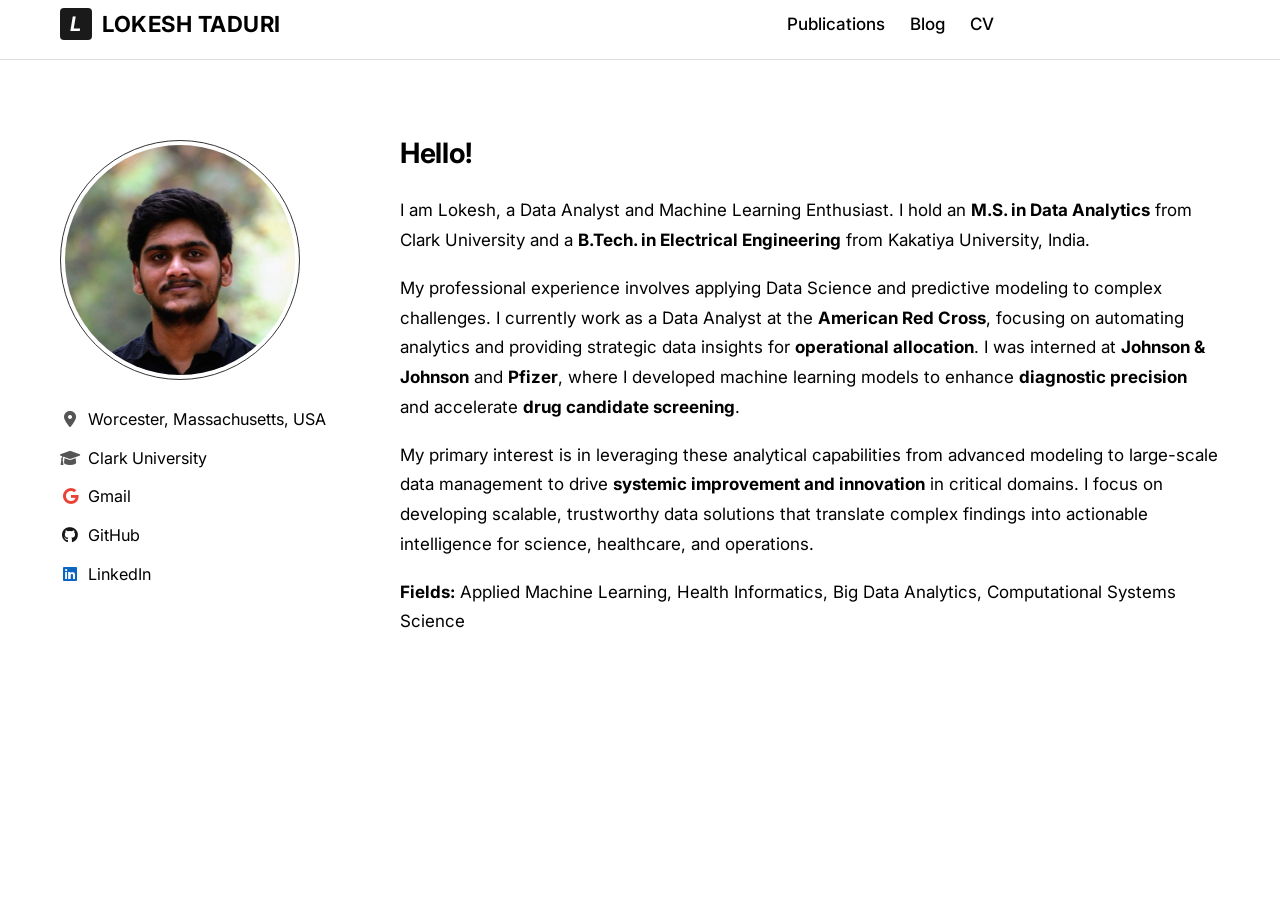
<file: index.html>
<!DOCTYPE html>
<html lang="en">
<head>
    <meta charset="UTF-8">
    <meta name="viewport" content="width=device-width, initial-scale=1.0">
    <title>Lokesh Taduri</title>
    
    <!-- Add this favicon code -->
    <link rel="icon" href="data:image/svg+xml,<svg xmlns='http://www.w3.org/2000/svg' viewBox='0 0 100 100'><rect width='100' height='100' rx='8' fill='%231a1a1a'/><text x='50' y='70' font-size='70' font-weight='bold' font-style='italic' fill='white' text-anchor='middle' font-family='Inter, sans-serif'>L</text></svg>">
    
    <link href="https://fonts.googleapis.com/css2?family=Inter:wght@300;400;500;600;700&family=Crimson+Pro:wght@400;600&display=swap" rel="stylesheet">
    
    <link rel="stylesheet" href="https://cdnjs.cloudflare.com/ajax/libs/font-awesome/6.0.0/css/all.min.css">
    <style>
        /* --- General Setup & Reset --- */
        :root {
            --text-color-dark: #000; 
            --text-color-light: #666; 
            --link-color: #0073e6;
            --border-color: #ddd;
            --background-color: #fff;
            --page-width: 1200px;
            --hover-underline-color: #e0e0e0; 
            
            /* --- Brand Colors --- */
            --linkedin-blue: #0A66C2;
            --github-black: #181717;
            --google-scholar-orange: #f9ab00;
            --gmail-red: #EA4335;
            --location-color: #555;
            --orcid-green: #A6CE39;
            
            /* Header height */
            --header-height: 60px; 
            --sidebar-width: 340px; 

            /* Profile Alignment Variables */
            --title-center-target: 130px; 
        }

        * {
            box-sizing: border-box;
        }

        body {
            /* BODY FONT: Inter (Modern Sans-serif) */
            font-family: 'Inter', -apple-system, BlinkMacSystemFont, "Segoe UI", sans-serif;
            margin: 0;
            padding: 0;
            background-color: var(--background-color);
            color: var(--text-color-dark);
            line-height: 1.65; 
            font-size: 17px;
            overflow-x: hidden; 
        }

        a {
            color: var(--link-color);
            text-decoration: none;
            transition: color 0.3s ease;
        }

        a:hover {
            text-decoration: none;
        }
        .logo {
    display: flex;
    align-items: center;
    gap: 10px;
    font-size: 1.3em;
    font-weight: 700;
    text-transform: uppercase;
    color: var(--text-color-dark);
    letter-spacing: 0.5px;
    position: absolute;
    left: 20px;
}

.logo-icon {
    width: 32px;
    height: 32px;
    background-color: #1a1a1a;
    color: #fff;
    display: flex;
    align-items: center;
    justify-content: center;
    border-radius: 4px;
    font-style: italic;
    font-weight: 700;
    font-size: 20px;
}

        /* --- Fixed Header/Navigation --- */
        .header-wrapper {
            position: fixed; 
            top: 0;
            left: 0;
            width: 100%;
            height: var(--header-height);
            background-color: var(--background-color);
            border-bottom: 1px solid var(--border-color);
            z-index: 1000; 
        }
        
        .top-header {
            padding: 10px 20px;
            display: flex;
            justify-content: center;
            align-items: center; 
            max-width: var(--page-width);
            margin: 0 auto;
            position: relative;
        }

        .site-title {
            /* HEADER FONT: Inter (Sans-serif) */
            font-family: 'Inter', -apple-system, BlinkMacSystemFont, "Segoe UI", sans-serif;
            font-size: 1.3em;
            font-weight: 700;
            text-transform: uppercase;
            color: var(--text-color-dark);
            letter-spacing: 0.5px;
            position: absolute;
            left: 20px;
        }

        .site-title a {
            color: var(--text-color-dark);
        }

        .main-nav {
            display: flex;
            align-items: center;
            flex-wrap: wrap;
            gap: 25px;
            margin-left: 500px;
        }
        
        .main-nav a {
            /* NAVIGATION FONT: Inter (Sans-serif) */
            font-family: 'Inter', -apple-system, BlinkMacSystemFont, "Segoe UI", sans-serif;
            font-weight: 500;
            font-size: 1em; 
            position: relative; 
            padding-bottom: 0; 
            color: var(--text-color-dark); 
            transition: color 0.3s ease;
        }
        
        .main-nav a:hover {
            color: var(--link-color); 
        }

        .main-nav a::after {
            content: '';
            position: absolute;
            bottom: -5px; 
            left: 50%;
            transform: translateX(-50%);
            width: 0; 
            height: 3px; 
            background-color: var(--hover-underline-color); 
            transition: width 0.3s ease;
        }

        .main-nav a:hover::after {
            width: 100%; 
        }

        /* --- Main Layout: Fixed Sidebar and Scrolling Content (Stable) --- */
        .content-wrapper {
            max-width: var(--page-width);
            margin: 0 auto;
            padding: 20px 20px 40px 20px;
            display: flex;
            gap: 40px;
            padding-top: calc(var(--header-height) + 30px); 
            position: relative;
        }

        .sidebar {
            position: fixed;
            top: var(--header-height);
            left: calc(50% - (var(--page-width) / 2) + 20px); 
            width: 300px;
            height: calc(100vh - var(--header-height)); 
            flex-shrink: 0;
            padding-right: 20px;
            overflow-y: hidden; 
        }
        
        .main-content {
            margin-left: var(--sidebar-width); 
            flex-grow: 1;
            padding-bottom: 40px;
            overflow-y: auto; 
        }
        
        /* --- Sidebar Profile Card --- */
        .profile-card {
            /* ADDED MARGIN TOP TO SHIFT SIDEBAR CONTENT DOWN */
            margin-top: 80px; 
            margin-bottom: 30px;
            position: relative; 
        }

        /* Profile Name (Inter) */
        .profile-name {
            font-family: 'Inter', -apple-system, BlinkMacSystemFont, "Segoe UI", sans-serif;
            font-size: 1.35em; 
            font-weight: 600;
            margin-bottom: 8px;
            text-align: left;
            padding-left: 5px; 
            color: var(--text-color-dark);
            letter-spacing: -0.3px;
        }

        .profile-pic-container {
            /* INCREASED SIZE TO 240PX */
            width: 240px; 
            height: 240px;
            background-color: #fff; 
            border-radius: 50%;
            margin: 0 0 20px 0; 
            overflow: hidden;
            border: 1px solid #333;
            padding: 4px;
        }
        
        .profile-pic-container img {
            width: 100%;
            height: 100%;
            object-fit: cover; 
            border-radius: 50%;
        }

        .profile-bio {
            /* FONT: Inter (Sans-serif) */
            font-family: 'Inter', -apple-system, BlinkMacSystemFont, "Segoe UI", sans-serif;
            font-size: 0.95em;
            color: var(--text-color-dark); 
            margin-bottom: 25px;
            text-align: left;
            padding-left: 5px;
            line-height: 1.6;
        }

        .sidebar-links {
            list-style: none;
            padding: 0;
            margin: 0;
            font-size: 0.95em;
        }

        .sidebar-links li {
            padding: 6px 0;
            display: flex;
            align-items: baseline;
            color: var(--text-color-dark);
            transition: transform 0.2s ease;
        }

        .sidebar-links li:hover {
            transform: translateX(5px);
        }
        
        /* Icon Colors */
        .sidebar-links i {
            width: 20px;
            text-align: center;
            margin-right: 8px;
        }

        .fa-map-marker-alt, .fa-graduation-cap, .fa-file-alt {
            color: var(--location-color) !important;
        }
        .fa-google {
            color: var(--gmail-red) !important;
        }
        .fa-google.scholar { 
            color: var(--google-scholar-orange) !important;
        }
        .fa-github {
            color: var(--github-black) !important;
        }
        .fa-linkedin {
            color: var(--linkedin-blue) !important;
        }
        
        .sidebar-links a {
            color: var(--text-color-dark);
            transition: color 0.3s ease;
        }

        .sidebar-links a:hover {
            color: var(--link-color);
        }

        /* --- Main Content Styling --- */
        .content-section h1 {
            /* FONT: Inter (Sans-serif) */
            font-family: 'Inter', -apple-system, BlinkMacSystemFont, "Segoe UI", sans-serif;
            font-size: 2.4em;
            font-weight: 700;
            margin-top: 0;
            margin-bottom: 25px;
            line-height: 1.25;
            letter-spacing: -0.5px;
        }

        .content-section h2 {
            /* FONT: Inter (Sans-serif) */
            font-family: 'Inter', -apple-system, BlinkMacSystemFont, "Segoe UI", sans-serif;
            font-size: 1.65em;
            font-weight: 700;
            margin-top: 40px;
            margin-bottom: 20px;
            color: var(--text-color-dark);
            letter-spacing: -0.3px;
        }

        .content-section p {
            /* FONT: Inter for body text */
            font-family: 'Inter', -apple-system, BlinkMacSystemFont, "Segoe UI", sans-serif;
            margin: 0 0 18px 0;
            color: var(--text-color-dark); 
            font-size: 1em;
            line-height: 1.75;
        }
        
        .job-entry {
            margin-bottom: 30px;
        }

        .job-entry h4 {
            /* FONT: Inter (Sans-serif) */
            font-family: 'Inter', -apple-system, BlinkMacSystemFont, "Segoe UI", sans-serif;
            font-size: 1.15em;
            font-weight: 600;
            color: var(--text-color-dark);
        }

        .job-entry p {
            /* FONT: Inter (Sans-serif) */
            font-family: 'Inter', -apple-system, BlinkMacSystemFont, "Segoe UI", sans-serif;
            margin: 5px 0 10px 0;
            color: var(--text-color-dark); 
            font-size: 0.95em;
        }
        
        .job-entry ul {
            list-style: disc;
            padding-left: 20px;
            margin: 10px 0 0 0;
        }
        
        .job-details {
            display: block;
            margin-top: 5px;
            font-style: italic;
        }

        /* --- Responsive Design --- */
        
        /* Tablet Layout (768px to 1024px) */
        @media (max-width: 1024px) {
            .sidebar {
                width: 250px;
            }
            
            .profile-pic-container {
                width: 200px;
                height: 200px;
            }
            
            .content-wrapper {
                gap: 30px;
            }
            
            .main-nav {
                gap: 15px;
                margin-left: 220px;
            }
            
            .main-nav a {
                font-size: 0.9em;
            }
        }

        /* Mobile Layout (up to 768px) */
        @media (max-width: 768px) {
            
            /* 0. Prevent Horizontal Scrollbar on Mobile */
            body {
                overflow-x: hidden;
                font-size: 16px;
            }

            /* 1. Remove Fixed Positions */
            .header-wrapper {
                position: static;
                height: auto;
            }
            .sidebar {
                position: static;
                margin-left: 0;
                left: auto;
                width: 100%; 
                height: auto;
                padding-right: 0;
                border-bottom: 1px solid var(--border-color);
                padding-bottom: 20px;
            }
            .main-content {
                margin-left: 0; 
                padding: 20px 15px 40px;
            }

            /* 2. Content Stacking and Centering */
            .content-wrapper {
                flex-direction: column;
                gap: 20px;
                padding: 20px 15px 40px;
            }

            /* 3. Header/Nav Adjustments - CENTERED */
            .top-header {
                flex-direction: column; 
                gap: 15px;
                padding: 15px 20px;
                justify-content: center;
            }
            .site-title {
                /* Center on mobile */
                position: static; 
                margin-right: 0; 
                text-align: center;
                font-size: 1.2em;
            }
            .main-nav {
                justify-content: center; 
                flex-wrap: wrap;
                margin-left: 0;
                gap: 10px;
            }
            .main-nav a {
                margin: 0 8px;
                font-size: 0.9em;
            }

            /* 4. Sidebar Centering */
            .profile-card {
                display: flex;
                flex-direction: column;
                align-items: center;
                margin-top: 20px;
            }
            .profile-pic-container {
                width: 180px;
                height: 180px;
                margin: 0 auto 15px auto;
            }
            .profile-name {
                text-align: center;
                padding-left: 0;
                font-size: 1.4em;
            }
            .profile-bio {
                text-align: center;
                padding-left: 0;
            }
            .sidebar-links {
                display: flex;
                flex-wrap: wrap;
                justify-content: center;
                gap: 12px 20px;
                font-size: 0.9em;
                margin-top: 15px;
            }
            .sidebar-links li {
                padding: 0;
            }
            .sidebar-links li:hover {
                transform: none;
            }
            .main-nav a::after {
                display: none;
            }
            
            /* Content adjustments for mobile */
            .content-section h1 {
                font-size: 1.8em;
            }
            
            .content-section h2 {
                font-size: 1.4em;
                margin-top: 30px;
            }
            
            .content-section p {
                font-size: 0.95em;
            }
        }

        /* Small Mobile (up to 480px) */
        @media (max-width: 480px) {
            body {
                font-size: 15px;
            }
            
            .profile-pic-container {
                width: 150px;
                height: 150px;
            }
            
            .site-title {
                font-size: 1.1em;
            }
            
            .main-nav {
                gap: 8px;
            }
            
            .main-nav a {
                margin: 0 5px;
                font-size: 0.85em;
            }
            
            .content-section h1 {
                font-size: 1.6em;
            }
            
            .content-section h2 {
                font-size: 1.3em;
            }
            
            .sidebar-links {
                font-size: 0.85em;
            }
        }
    </style>
</head>
<body>

    <div class="header-wrapper">
        <header class="top-header">
        <a href="index.html" class="logo">
       <div class="logo-icon">L</div>
       <span>Lokesh Taduri</span>
   </a>
            
            <nav class="main-nav">
                <a href="publications.html">Publications</a>
                <a href="blogs.html">Blog</a>
                <a href="docs/lokesh-resume.pdf" target="_blank">CV</a>
            </nav>
        </header>
    </div>

    <div class="content-wrapper">
        
        <aside class="sidebar">
            <div class="profile-card">
                
                <div class="profile-pic-container">
                    <img src="images/profile.jpg" alt="Lokesh Taduri Profile Picture" onerror="this.src='https://via.placeholder.com/240/0073e6/ffffff?text=LT'">
                </div>
                <ul class="sidebar-links">
                    <li><i class="fas fa-map-marker-alt"></i> Worcester, Massachusetts, USA</li>
                    <li><i class="fas fa-graduation-cap"></i> Clark University</li>
                    <li><i class="fab fa-google"></i> <a href="mailto:Lokeshthaduri1@gmail.com">Gmail</a></li>
                    <li><i class="fab fa-github"></i> <a href="https://github.com/LokeshTaduri1">GitHub</a></li>
                    <li><i class="fab fa-linkedin"></i> <a href="https://www.linkedin.com/in/lokesh-taduri/">LinkedIn</a></li>
                </ul>
            </div>
        </aside>

        <main class="main-content">
            
            <section class="content-section">
            </section>
            
            <section class="content-section">
    <h2>Hello!</h2>
    <p>I am Lokesh, a Data Analyst and Machine Learning Enthusiast. I hold an <strong>M.S. in Data Analytics</strong> from Clark University and a <strong>B.Tech. in Electrical Engineering</strong> from Kakatiya University, India.</p>
    <p>My professional experience involves applying Data Science and predictive modeling to complex challenges. I currently work as a Data Analyst at the <strong>American Red Cross</strong>, focusing on automating analytics and providing strategic data insights for <strong>operational allocation</strong>. I was interned at <strong>Johnson & Johnson</strong> and <strong>Pfizer</strong>, where I developed machine learning models to enhance <strong>diagnostic precision</strong> and accelerate <strong>drug candidate screening</strong>.</p>
    <p>My primary interest is in leveraging these analytical capabilities from advanced modeling to large-scale data management to drive <strong>systemic improvement and innovation</strong> in critical domains. I focus on developing scalable, trustworthy data solutions that translate complex findings into actionable intelligence for science, healthcare, and operations.</p>
    <p><strong>Fields:</strong> Applied Machine Learning, Health Informatics, Big Data Analytics, Computational Systems Science</p>
</section>

        </main>
    </div>
</body>
</html>
</file>
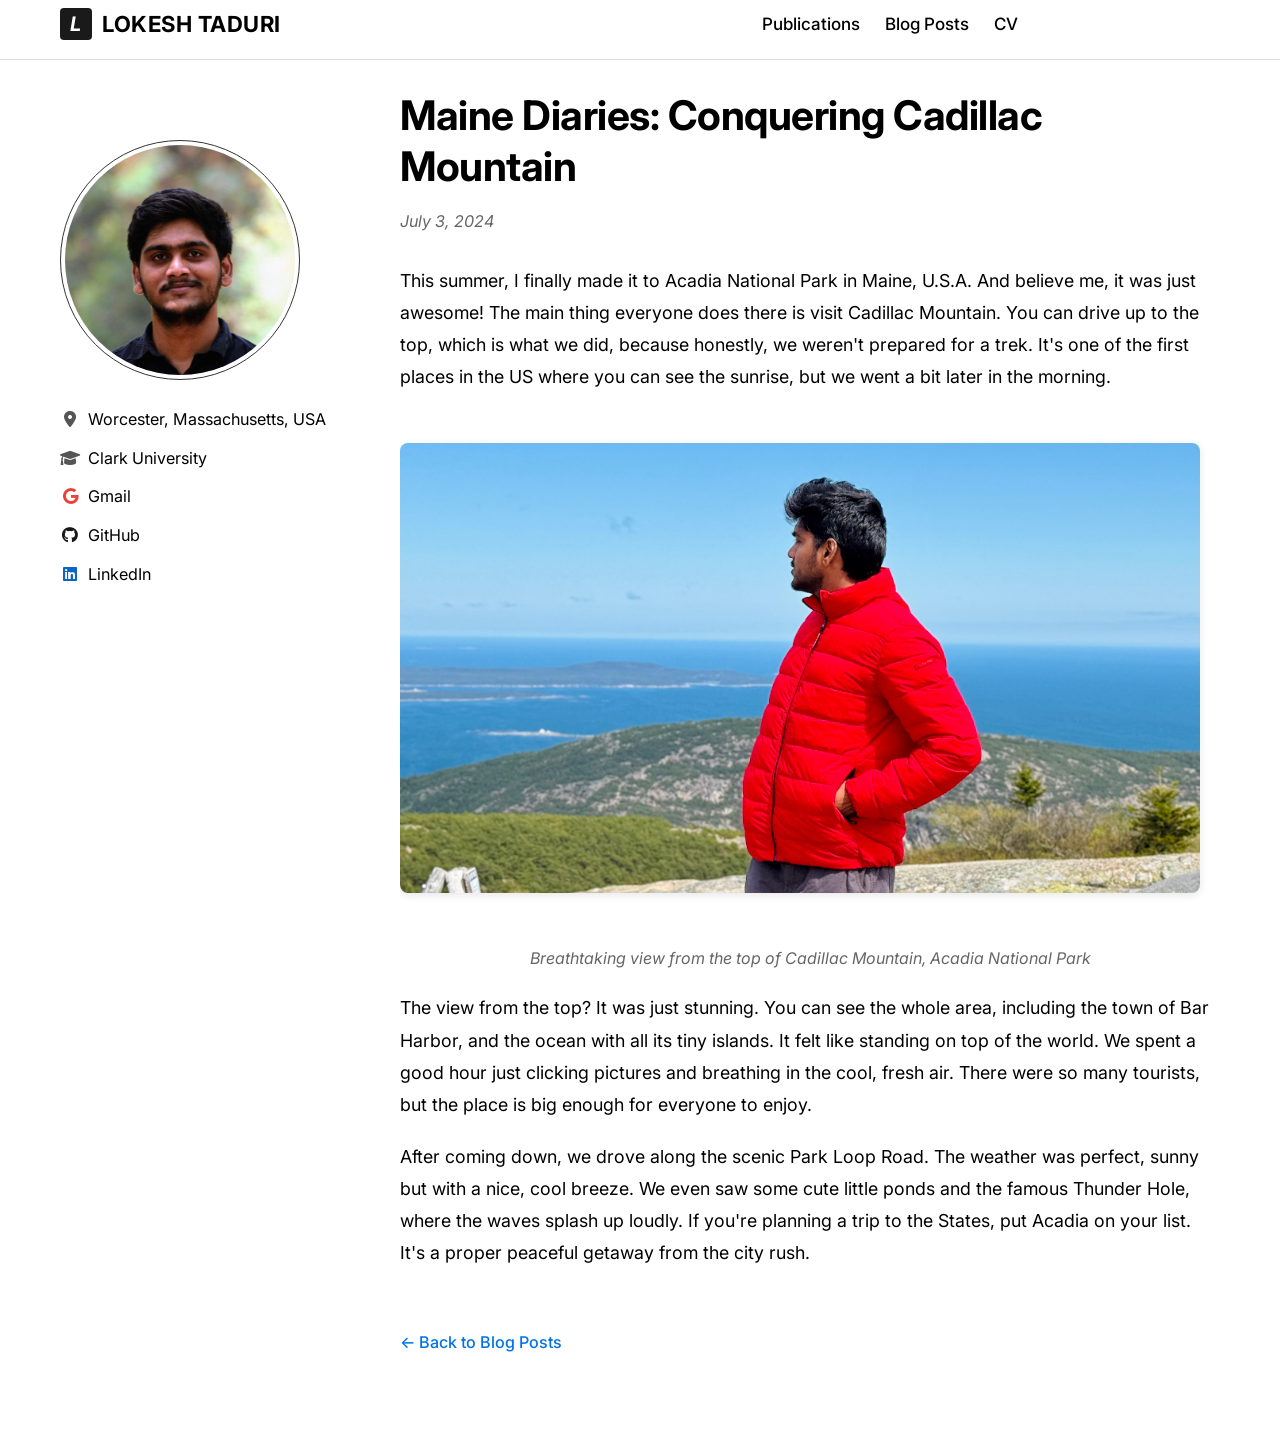
<file: blog-acadia.html>
<!DOCTYPE html>
<html lang="en">
<head>
    <meta charset="UTF-8">
    <meta name="viewport" content="width=device-width, initial-scale=1.0">
    <title>Blog Acadia | Lokesh Taduri</title>
    
    <!-- Add this favicon code -->
    <link rel="icon" href="data:image/svg+xml,<svg xmlns='http://www.w3.org/2000/svg' viewBox='0 0 100 100'><rect width='100' height='100' rx='8' fill='%231a1a1a'/><text x='50' y='70' font-size='70' font-weight='bold' font-style='italic' fill='white' text-anchor='middle' font-family='Inter, sans-serif'>L</text></svg>">
    
    <link href="https://fonts.googleapis.com/css2?family=Inter:wght@300;400;500;600;700&family=Crimson+Pro:wght@400;600&display=swap" rel="stylesheet">
    
    <link rel="stylesheet" href="https://cdnjs.cloudflare.com/ajax/libs/font-awesome/6.0.0/css/all.min.css">
    
    <style>
        /* --- General Setup & Reset --- */
        :root {
            --text-color-dark: #000; 
            --text-color-light: #666; 
            --link-color: #0073e6;
            --border-color: #ddd;
            --background-color: #fff;
            --page-width: 1200px;
            --hover-underline-color: #e0e0e0; 
            
            /* --- Brand Colors --- */
            --linkedin-blue: #0A66C2;
            --github-black: #181717;
            --google-scholar-orange: #f9ab00;
            --gmail-red: #EA4335;
            --location-color: #555;
            
            /* Header height */
            --header-height: 60px; 
            --sidebar-width: 340px; 
        }

        * {
            box-sizing: border-box;
        }

        body {
            font-family: 'Inter', -apple-system, BlinkMacSystemFont, "Segoe UI", sans-serif;
            margin: 0;
            padding: 0;
            background-color: var(--background-color);
            color: var(--text-color-dark);
            line-height: 1.65; 
            font-size: 17px;
            overflow-x: hidden; 
        }

        a {
            color: var(--link-color);
            text-decoration: none;
            transition: color 0.3s ease;
        }

        a:hover {
            text-decoration: none;
        }
        .logo {
    display: flex;
    align-items: center;
    gap: 10px;
    font-size: 1.3em;
    font-weight: 700;
    text-transform: uppercase;
    color: var(--text-color-dark);
    letter-spacing: 0.5px;
    position: absolute;
    left: 20px;
}

.logo-icon {
    width: 32px;
    height: 32px;
    background-color: #1a1a1a;
    color: #fff;
    display: flex;
    align-items: center;
    justify-content: center;
    border-radius: 4px;
    font-style: italic;
    font-weight: 700;
    font-size: 20px;
}
        /* --- Fixed Header/Navigation --- */
        .header-wrapper {
            position: fixed; 
            top: 0;
            left: 0;
            width: 100%;
            height: var(--header-height);
            background-color: var(--background-color);
            border-bottom: 1px solid var(--border-color);
            z-index: 1000; 
        }
        
        .top-header {
            padding: 10px 20px;
            display: flex;
            justify-content: center;
            align-items: center; 
            max-width: var(--page-width);
            margin: 0 auto;
            position: relative;
        }

        .site-title {
            font-family: 'Inter', -apple-system, BlinkMacSystemFont, "Segoe UI", sans-serif;
            font-size: 1.3em;
            font-weight: 700;
            text-transform: uppercase;
            color: var(--text-color-dark);
            letter-spacing: 0.5px;
            position: absolute;
            left: 20px;
        }

        .site-title a {
            color: var(--text-color-dark);
        }

        .main-nav {
            display: flex;
            align-items: center;
            flex-wrap: wrap;
            gap: 25px;
            margin-left: 500px;
        }
        
        .main-nav a {
            font-family: 'Inter', -apple-system, BlinkMacSystemFont, "Segoe UI", sans-serif;
            font-weight: 500;
            font-size: 1em; 
            position: relative; 
            padding-bottom: 0; 
            color: var(--text-color-dark); 
            transition: color 0.3s ease;
        }
        
        .main-nav a:hover {
            color: var(--link-color); 
        }

        .main-nav a::after {
            content: '';
            position: absolute;
            bottom: -5px; 
            left: 50%;
            transform: translateX(-50%);
            width: 0; 
            height: 3px; 
            background-color: var(--hover-underline-color); 
            transition: width 0.3s ease;
        }

        .main-nav a:hover::after {
            width: 100%; 
        }

        /* --- Main Layout --- */
        .content-wrapper {
            max-width: var(--page-width);
            margin: 0 auto;
            padding: 20px 20px 40px 20px;
            display: flex;
            gap: 40px;
            padding-top: calc(var(--header-height) + 30px); 
            position: relative;
        }

        .sidebar {
            position: fixed;
            top: var(--header-height);
            left: calc(50% - (var(--page-width) / 2) + 20px); 
            width: 300px;
            height: calc(100vh - var(--header-height)); 
            flex-shrink: 0;
            padding-right: 20px;
            overflow-y: hidden; 
        }
        
        .main-content {
            margin-left: var(--sidebar-width); 
            flex-grow: 1;
            padding-bottom: 40px;
            overflow-y: auto; 
        }
        
        /* --- Sidebar Profile Card --- */
        .profile-card {
            margin-top: 80px; 
            margin-bottom: 30px;
            position: relative; 
        }

        .profile-pic-container {
            width: 240px; 
            height: 240px;
            background-color: #fff; 
            border-radius: 50%;
            margin: 0 0 20px 0; 
            overflow: hidden;
            border: 1px solid #333;
            padding: 4px;
        }
        
        .profile-pic-container img {
            width: 100%;
            height: 100%;
            object-fit: cover; 
            border-radius: 50%;
        }

        .sidebar-links {
            list-style: none;
            padding: 0;
            margin: 0;
            font-size: 0.95em;
        }

        .sidebar-links li {
            padding: 6px 0;
            display: flex;
            align-items: baseline;
            color: var(--text-color-dark);
            transition: transform 0.2s ease;
        }

        .sidebar-links li:hover {
            transform: translateX(5px);
        }
        
        .sidebar-links i {
            width: 20px;
            text-align: center;
            margin-right: 8px;
        }

        .fa-map-marker-alt, .fa-graduation-cap, .fa-file-alt {
            color: var(--location-color) !important;
        }
        .fa-google {
            color: var(--gmail-red) !important;
        }
        .fa-google.scholar { 
            color: var(--google-scholar-orange) !important;
        }
        .fa-github {
            color: var(--github-black) !important;
        }
        .fa-linkedin {
            color: var(--linkedin-blue) !important;
        }
        
        .sidebar-links a {
            color: var(--text-color-dark);
            transition: color 0.3s ease;
        }

        .sidebar-links a:hover {
            color: var(--link-color);
        }

        /* --- Blog Post Styles --- */
        .blog-post-header {
            margin-bottom: 30px;
        }

        .blog-post-title {
            font-family: 'Inter', -apple-system, BlinkMacSystemFont, "Segoe UI", sans-serif;
            font-size: 2.4em;
            font-weight: 700;
            margin: 0 0 15px 0;
            line-height: 1.25;
            letter-spacing: -0.5px;
        }

        .blog-post-date {
            font-family: 'Inter', -apple-system, BlinkMacSystemFont, "Segoe UI", sans-serif;
            font-size: 0.95em;
            color: var(--text-color-light);
            font-style: italic;
        }

        .blog-post-content {
            font-family: 'Inter', -apple-system, BlinkMacSystemFont, "Segoe UI", sans-serif;
            font-size: 1.05em;
            line-height: 1.8;
            color: var(--text-color-dark);
        }

        .blog-post-content p {
            margin-bottom: 20px;
        }

        /* Blog Post Image */
        .blog-post-image {
            width: 100%;
            max-width: 800px;
            height: auto;
            margin: 30px 0;
            border-radius: 8px;
            box-shadow: 0 2px 8px rgba(0, 0, 0, 0.1);
        }

        .image-caption {
            font-family: 'Inter', -apple-system, BlinkMacSystemFont, "Segoe UI", sans-serif;
            font-size: 0.9em;
            color: var(--text-color-light);
            text-align: center;
            margin-top: 10px;
            font-style: italic;
        }

        .back-link {
            display: inline-block;
            margin-top: 40px;
            font-family: 'Inter', -apple-system, BlinkMacSystemFont, "Segoe UI", sans-serif;
            font-size: 0.95em;
            color: var(--link-color);
            font-weight: 500;
        }

        .back-link:hover {
            opacity: 0.7;
        }

        /* --- Responsive Design --- */
        
        @media (max-width: 1024px) {
            .sidebar {
                width: 250px;
            }
            
            .profile-pic-container {
                width: 200px;
                height: 200px;
            }
            
            .content-wrapper {
                gap: 30px;
            }
            
            .main-nav {
                gap: 15px;
                margin-left: 220px;
            }
            
            .main-nav a {
                font-size: 0.9em;
            }
        }

        @media (max-width: 768px) {
            body {
                overflow-x: hidden;
                font-size: 16px;
            }

            .header-wrapper {
                position: static;
                height: auto;
            }
            .sidebar {
                position: static;
                margin-left: 0;
                left: auto;
                width: 100%; 
                height: auto;
                padding-right: 0;
                border-bottom: 1px solid var(--border-color);
                padding-bottom: 20px;
            }
            .main-content {
                margin-left: 0; 
                padding: 20px 15px 40px;
            }

            .content-wrapper {
                flex-direction: column;
                gap: 20px;
                padding: 20px 15px 40px;
            }

            .top-header {
                flex-direction: column; 
                gap: 15px;
                padding: 15px 20px;
                justify-content: center;
            }
            .site-title {
                position: static; 
                margin-right: 0; 
                text-align: center;
                font-size: 1.2em;
            }
            .main-nav {
                justify-content: center; 
                flex-wrap: wrap;
                margin-left: 0;
                gap: 10px;
            }
            .main-nav a {
                margin: 0 8px;
                font-size: 0.9em;
            }

            .profile-card {
                display: flex;
                flex-direction: column;
                align-items: center;
                margin-top: 20px;
            }
            .profile-pic-container {
                width: 180px;
                height: 180px;
                margin: 0 auto 15px auto;
            }
            .sidebar-links {
                display: flex;
                flex-wrap: wrap;
                justify-content: center;
                gap: 12px 20px;
                font-size: 0.9em;
                margin-top: 15px;
            }
            .sidebar-links li {
                padding: 0;
            }
            .sidebar-links li:hover {
                transform: none;
            }
            .main-nav a::after {
                display: none;
            }
            
            .blog-post-title {
                font-size: 1.8em;
            }

            .blog-post-image {
                max-width: 100%;
                margin: 20px 0;
            }
        }

        @media (max-width: 480px) {
            body {
                font-size: 15px;
            }
            
            .profile-pic-container {
                width: 150px;
                height: 150px;
            }
            
            .site-title {
                font-size: 1.1em;
            }
            
            .main-nav {
                gap: 8px;
            }
            
            .main-nav a {
                margin: 0 5px;
                font-size: 0.85em;
            }
            
            .blog-post-title {
                font-size: 1.6em;
            }
            
            .sidebar-links {
                font-size: 0.85em;
            }
        }
    </style>
</head>
<body>

    <div class="header-wrapper">
        <header class="top-header">
            <a href="index.html" class="logo">
    <div class="logo-icon">L</div>
    <span>Lokesh Taduri</span>
</a>
            
            <nav class="main-nav">
                <a href="publications.html">Publications</a>
                <a href="blogs.html">Blog Posts</a>
                <a href="docs/lokesh-resume.pdf" target="_blank">CV</a>
            </nav>
        </header>
    </div>

    <div class="content-wrapper">
        
        <aside class="sidebar">
            <div class="profile-card">
                
                <div class="profile-pic-container">
                    <img src="images/profile.jpg" alt="Lokesh Taduri Profile Picture" onerror="this.src='https://via.placeholder.com/240/0073e6/ffffff?text=LT'">
                </div>
                <ul class="sidebar-links">
                    <li><i class="fas fa-map-marker-alt"></i> Worcester, Massachusetts, USA</li>
                    <li><i class="fas fa-graduation-cap"></i> Clark University</li>
                    <li><i class="fab fa-google"></i> <a href="mailto:Lokeshthaduri1@gmail.com">Gmail</a></li>
                    <li><i class="fab fa-github"></i> <a href="https://github.com/LokeshTaduri1">GitHub</a></li>
                    <li><i class="fab fa-linkedin"></i> <a href="https://www.linkedin.com/in/lokesh-taduri/">LinkedIn</a></li>
                </ul>
            </div>
        </aside>

        <main class="main-content">
            
            <article>
                <div class="blog-post-header">
                    <h1 class="blog-post-title">Maine Diaries: Conquering Cadillac Mountain</h1>
                    <p class="blog-post-date">July 3, 2024</p>
                </div>

                <div class="blog-post-content">
                    <p>This summer, I finally made it to Acadia National Park in Maine, U.S.A. And believe me, it was just awesome! The main thing everyone does there is visit Cadillac Mountain. You can drive up to the top, which is what we did, because honestly, we weren't prepared for a trek. It's one of the first places in the US where you can see the sunrise, but we went a bit later in the morning.</p>

                    <img src="images/acadia.jpg" alt="Cadillac Mountain view" class="blog-post-image" onerror="this.src='https://via.placeholder.com/800x450/0073e6/ffffff?text=Cadillac+Mountain'">
                    <p class="image-caption">Breathtaking view from the top of Cadillac Mountain, Acadia National Park</p>

                    <p>The view from the top? It was just stunning. You can see the whole area, including the town of Bar Harbor, and the ocean with all its tiny islands. It felt like standing on top of the world. We spent a good hour just clicking pictures and breathing in the cool, fresh air. There were so many tourists, but the place is big enough for everyone to enjoy.</p>

                    <p>After coming down, we drove along the scenic Park Loop Road. The weather was perfect, sunny but with a nice, cool breeze. We even saw some cute little ponds and the famous Thunder Hole, where the waves splash up loudly. If you're planning a trip to the States, put Acadia on your list. It's a proper peaceful getaway from the city rush.</p>
                </div>

                <a href="blogs.html" class="back-link">← Back to Blog Posts</a>
            </article>

        </main>
    </div>
</body>
</html>
</file>
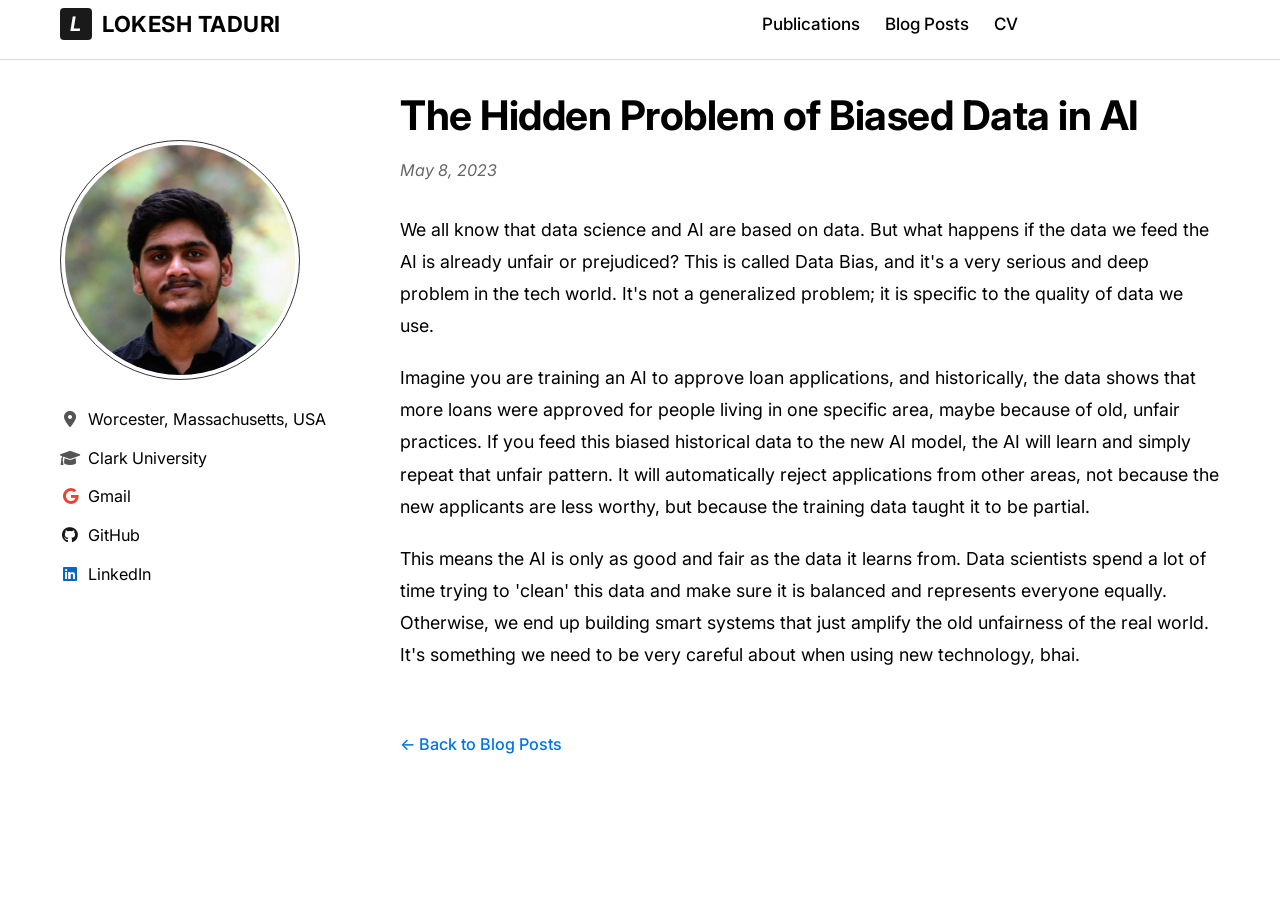
<file: blog-bias.html>
<!DOCTYPE html>
<html lang="en">
<head>
    <meta charset="UTF-8">
    <meta name="viewport" content="width=device-width, initial-scale=1.0">
    <title>Blog Bias | Lokesh Taduri</title>
    
    <!-- Add this favicon code -->
    <link rel="icon" href="data:image/svg+xml,<svg xmlns='http://www.w3.org/2000/svg' viewBox='0 0 100 100'><rect width='100' height='100' rx='8' fill='%231a1a1a'/><text x='50' y='70' font-size='70' font-weight='bold' font-style='italic' fill='white' text-anchor='middle' font-family='Inter, sans-serif'>L</text></svg>">
    
    <link href="https://fonts.googleapis.com/css2?family=Inter:wght@300;400;500;600;700&family=Crimson+Pro:wght@400;600&display=swap" rel="stylesheet">
    
    <link rel="stylesheet" href="https://cdnjs.cloudflare.com/ajax/libs/font-awesome/6.0.0/css/all.min.css">

    
    <style>
        /* --- General Setup & Reset --- */
        :root {
            --text-color-dark: #000; 
            --text-color-light: #666; 
            --link-color: #0073e6;
            --border-color: #ddd;
            --background-color: #fff;
            --page-width: 1200px;
            --hover-underline-color: #e0e0e0; 
            
            /* --- Brand Colors --- */
            --linkedin-blue: #0A66C2;
            --github-black: #181717;
            --google-scholar-orange: #f9ab00;
            --gmail-red: #EA4335;
            --location-color: #555;
            
            /* Header height */
            --header-height: 60px; 
            --sidebar-width: 340px; 
        }

        * {
            box-sizing: border-box;
        }

        body {
            font-family: 'Inter', -apple-system, BlinkMacSystemFont, "Segoe UI", sans-serif;
            margin: 0;
            padding: 0;
            background-color: var(--background-color);
            color: var(--text-color-dark);
            line-height: 1.65; 
            font-size: 17px;
            overflow-x: hidden; 
        }

        a {
            color: var(--link-color);
            text-decoration: none;
            transition: color 0.3s ease;
        }

        a:hover {
            text-decoration: none;
        }
        .logo {
    display: flex;
    align-items: center;
    gap: 10px;
    font-size: 1.3em;
    font-weight: 700;
    text-transform: uppercase;
    color: var(--text-color-dark);
    letter-spacing: 0.5px;
    position: absolute;
    left: 20px;
}

.logo-icon {
    width: 32px;
    height: 32px;
    background-color: #1a1a1a;
    color: #fff;
    display: flex;
    align-items: center;
    justify-content: center;
    border-radius: 4px;
    font-style: italic;
    font-weight: 700;
    font-size: 20px;
}
        /* --- Fixed Header/Navigation --- */
        .header-wrapper {
            position: fixed; 
            top: 0;
            left: 0;
            width: 100%;
            height: var(--header-height);
            background-color: var(--background-color);
            border-bottom: 1px solid var(--border-color);
            z-index: 1000; 
        }
        
        .top-header {
            padding: 10px 20px;
            display: flex;
            justify-content: center;
            align-items: center; 
            max-width: var(--page-width);
            margin: 0 auto;
            position: relative;
        }

        .site-title {
            font-family: 'Inter', -apple-system, BlinkMacSystemFont, "Segoe UI", sans-serif;
            font-size: 1.3em;
            font-weight: 700;
            text-transform: uppercase;
            color: var(--text-color-dark);
            letter-spacing: 0.5px;
            position: absolute;
            left: 20px;
        }

        .site-title a {
            color: var(--text-color-dark);
        }

        .main-nav {
            display: flex;
            align-items: center;
            flex-wrap: wrap;
            gap: 25px;
            margin-left: 500px;
        }
        
        .main-nav a {
            font-family: 'Inter', -apple-system, BlinkMacSystemFont, "Segoe UI", sans-serif;
            font-weight: 500;
            font-size: 1em; 
            position: relative; 
            padding-bottom: 0; 
            color: var(--text-color-dark); 
            transition: color 0.3s ease;
        }
        
        .main-nav a:hover {
            color: var(--link-color); 
        }

        .main-nav a::after {
            content: '';
            position: absolute;
            bottom: -5px; 
            left: 50%;
            transform: translateX(-50%);
            width: 0; 
            height: 3px; 
            background-color: var(--hover-underline-color); 
            transition: width 0.3s ease;
        }

        .main-nav a:hover::after {
            width: 100%; 
        }

        /* --- Main Layout --- */
        .content-wrapper {
            max-width: var(--page-width);
            margin: 0 auto;
            padding: 20px 20px 40px 20px;
            display: flex;
            gap: 40px;
            padding-top: calc(var(--header-height) + 30px); 
            position: relative;
        }

        .sidebar {
            position: fixed;
            top: var(--header-height);
            left: calc(50% - (var(--page-width) / 2) + 20px); 
            width: 300px;
            height: calc(100vh - var(--header-height)); 
            flex-shrink: 0;
            padding-right: 20px;
            overflow-y: hidden; 
        }
        
        .main-content {
            margin-left: var(--sidebar-width); 
            flex-grow: 1;
            padding-bottom: 40px;
            overflow-y: auto; 
        }
        
        /* --- Sidebar Profile Card --- */
        .profile-card {
            margin-top: 80px; 
            margin-bottom: 30px;
            position: relative; 
        }

        .profile-pic-container {
            width: 240px; 
            height: 240px;
            background-color: #fff; 
            border-radius: 50%;
            margin: 0 0 20px 0; 
            overflow: hidden;
            border: 1px solid #333;
            padding: 4px;
        }
        
        .profile-pic-container img {
            width: 100%;
            height: 100%;
            object-fit: cover; 
            border-radius: 50%;
        }

        .sidebar-links {
            list-style: none;
            padding: 0;
            margin: 0;
            font-size: 0.95em;
        }

        .sidebar-links li {
            padding: 6px 0;
            display: flex;
            align-items: baseline;
            color: var(--text-color-dark);
            transition: transform 0.2s ease;
        }

        .sidebar-links li:hover {
            transform: translateX(5px);
        }
        
        .sidebar-links i {
            width: 20px;
            text-align: center;
            margin-right: 8px;
        }

        .fa-map-marker-alt, .fa-graduation-cap, .fa-file-alt {
            color: var(--location-color) !important;
        }
        .fa-google {
            color: var(--gmail-red) !important;
        }
        .fa-google.scholar { 
            color: var(--google-scholar-orange) !important;
        }
        .fa-github {
            color: var(--github-black) !important;
        }
        .fa-linkedin {
            color: var(--linkedin-blue) !important;
        }
        
        .sidebar-links a {
            color: var(--text-color-dark);
            transition: color 0.3s ease;
        }

        .sidebar-links a:hover {
            color: var(--link-color);
        }

        /* --- Blog Post Styles --- */
        .blog-post-header {
            margin-bottom: 30px;
        }

        .blog-post-title {
            font-family: 'Inter', -apple-system, BlinkMacSystemFont, "Segoe UI", sans-serif;
            font-size: 2.4em;
            font-weight: 700;
            margin: 0 0 15px 0;
            line-height: 1.25;
            letter-spacing: -0.5px;
        }

        .blog-post-date {
            font-family: 'Inter', -apple-system, BlinkMacSystemFont, "Segoe UI", sans-serif;
            font-size: 0.95em;
            color: var(--text-color-light);
            font-style: italic;
        }

        .blog-post-content {
            font-family: 'Inter', -apple-system, BlinkMacSystemFont, "Segoe UI", sans-serif;
            font-size: 1.05em;
            line-height: 1.8;
            color: var(--text-color-dark);
        }

        .blog-post-content p {
            margin-bottom: 20px;
        }

        .back-link {
            display: inline-block;
            margin-top: 40px;
            font-family: 'Inter', -apple-system, BlinkMacSystemFont, "Segoe UI", sans-serif;
            font-size: 0.95em;
            color: var(--link-color);
            font-weight: 500;
        }

        .back-link:hover {
            opacity: 0.7;
        }

        /* --- Responsive Design --- */
        
        @media (max-width: 1024px) {
            .sidebar {
                width: 250px;
            }
            
            .profile-pic-container {
                width: 200px;
                height: 200px;
            }
            
            .content-wrapper {
                gap: 30px;
            }
            
            .main-nav {
                gap: 15px;
                margin-left: 220px;
            }
            
            .main-nav a {
                font-size: 0.9em;
            }
        }

        @media (max-width: 768px) {
            body {
                overflow-x: hidden;
                font-size: 16px;
            }

            .header-wrapper {
                position: static;
                height: auto;
            }
            .sidebar {
                position: static;
                margin-left: 0;
                left: auto;
                width: 100%; 
                height: auto;
                padding-right: 0;
                border-bottom: 1px solid var(--border-color);
                padding-bottom: 20px;
            }
            .main-content {
                margin-left: 0; 
                padding: 20px 15px 40px;
            }

            .content-wrapper {
                flex-direction: column;
                gap: 20px;
                padding: 20px 15px 40px;
            }

            .top-header {
                flex-direction: column; 
                gap: 15px;
                padding: 15px 20px;
                justify-content: center;
            }
            .site-title {
                position: static; 
                margin-right: 0; 
                text-align: center;
                font-size: 1.2em;
            }
            .main-nav {
                justify-content: center; 
                flex-wrap: wrap;
                margin-left: 0;
                gap: 10px;
            }
            .main-nav a {
                margin: 0 8px;
                font-size: 0.9em;
            }

            .profile-card {
                display: flex;
                flex-direction: column;
                align-items: center;
                margin-top: 20px;
            }
            .profile-pic-container {
                width: 180px;
                height: 180px;
                margin: 0 auto 15px auto;
            }
            .sidebar-links {
                display: flex;
                flex-wrap: wrap;
                justify-content: center;
                gap: 12px 20px;
                font-size: 0.9em;
                margin-top: 15px;
            }
            .sidebar-links li {
                padding: 0;
            }
            .sidebar-links li:hover {
                transform: none;
            }
            .main-nav a::after {
                display: none;
            }
            
            .blog-post-title {
                font-size: 1.8em;
            }
        }

        @media (max-width: 480px) {
            body {
                font-size: 15px;
            }
            
            .profile-pic-container {
                width: 150px;
                height: 150px;
            }
            
            .site-title {
                font-size: 1.1em;
            }
            
            .main-nav {
                gap: 8px;
            }
            
            .main-nav a {
                margin: 0 5px;
                font-size: 0.85em;
            }
            
            .blog-post-title {
                font-size: 1.6em;
            }
            
            .sidebar-links {
                font-size: 0.85em;
            }
        }
    </style>
</head>
<body>

    <div class="header-wrapper">
        <header class="top-header">
            <a href="index.html" class="logo">
    <div class="logo-icon">L</div>
    <span>Lokesh Taduri</span>
</a>
            
            <nav class="main-nav">
                <a href="publications.html">Publications</a>
                <a href="blogs.html">Blog Posts</a>
                <a href="docs/lokesh-resume.pdf" target="_blank">CV</a>
            </nav>
        </header>
    </div>

    <div class="content-wrapper">
        
        <aside class="sidebar">
            <div class="profile-card">
                
                <div class="profile-pic-container">
                    <img src="images/profile.jpg" alt="Lokesh Taduri Profile Picture" onerror="this.src='https://via.placeholder.com/240/0073e6/ffffff?text=LT'">
                </div>
                <ul class="sidebar-links">
                    <li><i class="fas fa-map-marker-alt"></i> Worcester, Massachusetts, USA</li>
                    <li><i class="fas fa-graduation-cap"></i> Clark University</li>
                    <li><i class="fab fa-google"></i> <a href="mailto:Lokeshthaduri1@gmail.com">Gmail</a></li>
                    <li><i class="fab fa-github"></i> <a href="https://github.com/LokeshTaduri1">GitHub</a></li>
                    <li><i class="fab fa-linkedin"></i> <a href="https://www.linkedin.com/in/lokesh-taduri/">LinkedIn</a></li>
                </ul>
            </div>
        </aside>

        <main class="main-content">
            
            <article>
                <div class="blog-post-header">
                    <h1 class="blog-post-title">The Hidden Problem of Biased Data in AI</h1>
                    <p class="blog-post-date">May 8, 2023</p>
                </div>

                <div class="blog-post-content">
                    <p>We all know that data science and AI are based on data. But what happens if the data we feed the AI is already unfair or prejudiced? This is called Data Bias, and it's a very serious and deep problem in the tech world. It's not a generalized problem; it is specific to the quality of data we use.</p>

                    <p>Imagine you are training an AI to approve loan applications, and historically, the data shows that more loans were approved for people living in one specific area, maybe because of old, unfair practices. If you feed this biased historical data to the new AI model, the AI will learn and simply repeat that unfair pattern. It will automatically reject applications from other areas, not because the new applicants are less worthy, but because the training data taught it to be partial.</p>

                    <p>This means the AI is only as good and fair as the data it learns from. Data scientists spend a lot of time trying to 'clean' this data and make sure it is balanced and represents everyone equally. Otherwise, we end up building smart systems that just amplify the old unfairness of the real world. It's something we need to be very careful about when using new technology, bhai.</p>
                </div>

                <a href="blogs.html" class="back-link">← Back to Blog Posts</a>
            </article>

        </main>
    </div>
</body>
</html>
</file>
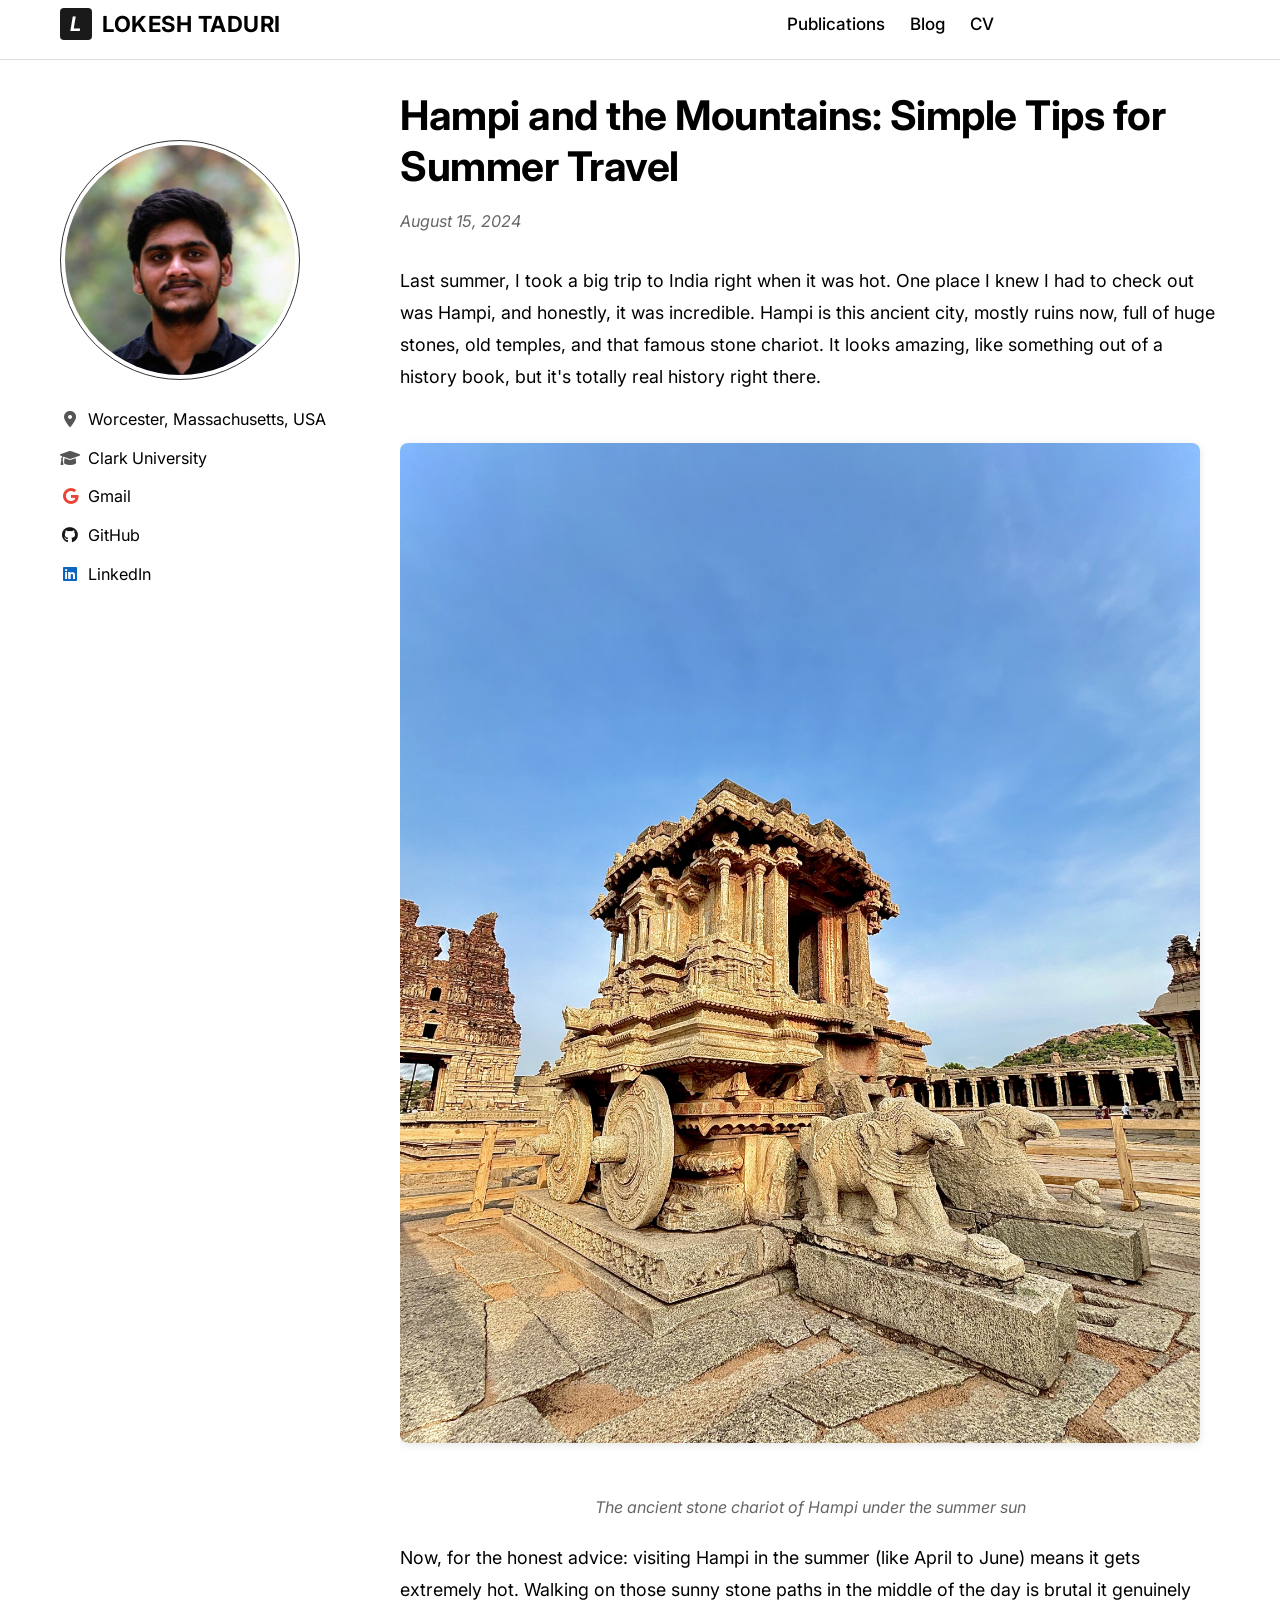
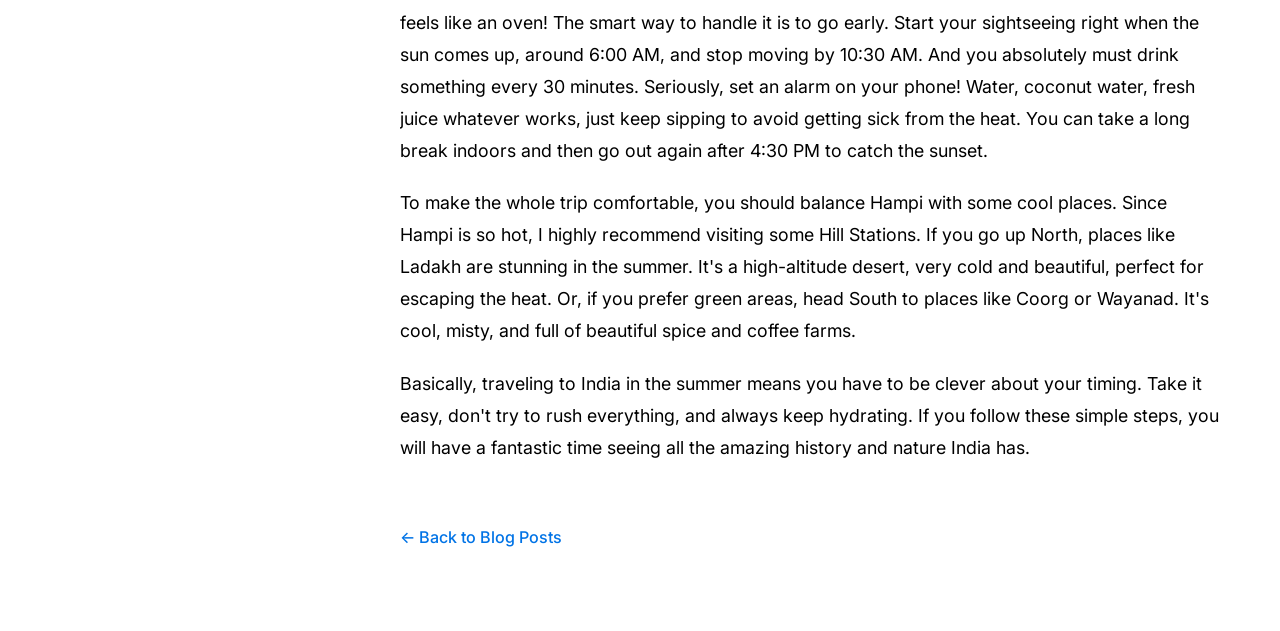
<file: blog-india.html>
<!DOCTYPE html>
<html lang="en">
<head>
    <meta charset="UTF-8">
    <meta name="viewport" content="width=device-width, initial-scale=1.0">
    <title>Blog India | Lokesh Taduri</title>
    
    <!-- Add this favicon code -->
    <link rel="icon" href="data:image/svg+xml,<svg xmlns='http://www.w3.org/2000/svg' viewBox='0 0 100 100'><rect width='100' height='100' rx='8' fill='%231a1a1a'/><text x='50' y='70' font-size='70' font-weight='bold' font-style='italic' fill='white' text-anchor='middle' font-family='Inter, sans-serif'>L</text></svg>">
    
    <link href="https://fonts.googleapis.com/css2?family=Inter:wght@300;400;500;600;700&family=Crimson+Pro:wght@400;600&display=swap" rel="stylesheet">
    
    <link rel="stylesheet" href="https://cdnjs.cloudflare.com/ajax/libs/font-awesome/6.0.0/css/all.min.css">
    
    <style>
        /* --- General Setup & Reset --- */
        :root {
            --text-color-dark: #000; 
            --text-color-light: #666; 
            --link-color: #0073e6;
            --border-color: #ddd;
            --background-color: #fff;
            --page-width: 1200px;
            --hover-underline-color: #e0e0e0; 
            
            /* --- Brand Colors --- */
            --linkedin-blue: #0A66C2;
            --github-black: #181717;
            --google-scholar-orange: #f9ab00;
            --gmail-red: #EA4335;
            --location-color: #555;
            
            /* Header height */
            --header-height: 60px; 
            --sidebar-width: 340px; 
        }

        * {
            box-sizing: border-box;
        }

        body {
            font-family: 'Inter', -apple-system, BlinkMacSystemFont, "Segoe UI", sans-serif;
            margin: 0;
            padding: 0;
            background-color: var(--background-color);
            color: var(--text-color-dark);
            line-height: 1.65; 
            font-size: 17px;
            overflow-x: hidden; 
        }

        a {
            color: var(--link-color);
            text-decoration: none;
            transition: color 0.3s ease;
        }

        a:hover {
            text-decoration: none;
        }
        .logo {
    display: flex;
    align-items: center;
    gap: 10px;
    font-size: 1.3em;
    font-weight: 700;
    text-transform: uppercase;
    color: var(--text-color-dark);
    letter-spacing: 0.5px;
    position: absolute;
    left: 20px;
}

.logo-icon {
    width: 32px;
    height: 32px;
    background-color: #1a1a1a;
    color: #fff;
    display: flex;
    align-items: center;
    justify-content: center;
    border-radius: 4px;
    font-style: italic;
    font-weight: 700;
    font-size: 20px;
}
        /* --- Fixed Header/Navigation --- */
        .header-wrapper {
            position: fixed; 
            top: 0;
            left: 0;
            width: 100%;
            height: var(--header-height);
            background-color: var(--background-color);
            border-bottom: 1px solid var(--border-color);
            z-index: 1000; 
        }
        
        .top-header {
            padding: 10px 20px;
            display: flex;
            justify-content: center;
            align-items: center; 
            max-width: var(--page-width);
            margin: 0 auto;
            position: relative;
        }

        .site-title {
            font-family: 'Inter', -apple-system, BlinkMacSystemFont, "Segoe UI", sans-serif;
            font-size: 1.3em;
            font-weight: 700;
            text-transform: uppercase;
            color: var(--text-color-dark);
            letter-spacing: 0.5px;
            position: absolute;
            left: 20px;
        }

        .site-title a {
            color: var(--text-color-dark);
        }

        .main-nav {
            display: flex;
            align-items: center;
            flex-wrap: wrap;
            gap: 25px;
            margin-left: 500px;
        }
        
        .main-nav a {
            font-family: 'Inter', -apple-system, BlinkMacSystemFont, "Segoe UI", sans-serif;
            font-weight: 500;
            font-size: 1em; 
            position: relative; 
            padding-bottom: 0; 
            color: var(--text-color-dark); 
            transition: color 0.3s ease;
        }
        
        .main-nav a:hover {
            color: var(--link-color); 
        }

        .main-nav a::after {
            content: '';
            position: absolute;
            bottom: -5px; 
            left: 50%;
            transform: translateX(-50%);
            width: 0; 
            height: 3px; 
            background-color: var(--hover-underline-color); 
            transition: width 0.3s ease;
        }

        .main-nav a:hover::after {
            width: 100%; 
        }

        /* --- Main Layout --- */
        .content-wrapper {
            max-width: var(--page-width);
            margin: 0 auto;
            padding: 20px 20px 40px 20px;
            display: flex;
            gap: 40px;
            padding-top: calc(var(--header-height) + 30px); 
            position: relative;
        }

        .sidebar {
            position: fixed;
            top: var(--header-height);
            left: calc(50% - (var(--page-width) / 2) + 20px); 
            width: 300px;
            height: calc(100vh - var(--header-height)); 
            flex-shrink: 0;
            padding-right: 20px;
            overflow-y: hidden; 
        }
        
        .main-content {
            margin-left: var(--sidebar-width); 
            flex-grow: 1;
            padding-bottom: 40px;
            overflow-y: auto; 
        }
        
        /* --- Sidebar Profile Card --- */
        .profile-card {
            margin-top: 80px; 
            margin-bottom: 30px;
            position: relative; 
        }

        .profile-pic-container {
            width: 240px; 
            height: 240px;
            background-color: #fff; 
            border-radius: 50%;
            margin: 0 0 20px 0; 
            overflow: hidden;
            border: 1px solid #333;
            padding: 4px;
        }
        
        .profile-pic-container img {
            width: 100%;
            height: 100%;
            object-fit: cover; 
            border-radius: 50%;
        }

        .sidebar-links {
            list-style: none;
            padding: 0;
            margin: 0;
            font-size: 0.95em;
        }

        .sidebar-links li {
            padding: 6px 0;
            display: flex;
            align-items: baseline;
            color: var(--text-color-dark);
            transition: transform 0.2s ease;
        }

        .sidebar-links li:hover {
            transform: translateX(5px);
        }
        
        .sidebar-links i {
            width: 20px;
            text-align: center;
            margin-right: 8px;
        }

        .fa-map-marker-alt, .fa-graduation-cap, .fa-file-alt {
            color: var(--location-color) !important;
        }
        .fa-google {
            color: var(--gmail-red) !important;
        }
        .fa-google.scholar { 
            color: var(--google-scholar-orange) !important;
        }
        .fa-github {
            color: var(--github-black) !important;
        }
        .fa-linkedin {
            color: var(--linkedin-blue) !important;
        }
        
        .sidebar-links a {
            color: var(--text-color-dark);
            transition: color 0.3s ease;
        }

        .sidebar-links a:hover {
            color: var(--link-color);
        }

        /* --- Blog Post Styles --- */
        .blog-post-header {
            margin-bottom: 30px;
        }

        .blog-post-title {
            font-family: 'Inter', -apple-system, BlinkMacSystemFont, "Segoe UI", sans-serif;
            font-size: 2.4em;
            font-weight: 700;
            margin: 0 0 15px 0;
            line-height: 1.25;
            letter-spacing: -0.5px;
        }

        .blog-post-date {
            font-family: 'Inter', -apple-system, BlinkMacSystemFont, "Segoe UI", sans-serif;
            font-size: 0.95em;
            color: var(--text-color-light);
            font-style: italic;
        }

        .blog-post-content {
            font-family: 'Inter', -apple-system, BlinkMacSystemFont, "Segoe UI", sans-serif;
            font-size: 1.05em;
            line-height: 1.8;
            color: var(--text-color-dark);
        }

        .blog-post-content p {
            margin-bottom: 20px;
        }

        /* Blog Post Image */
        .blog-post-image {
            width: 100%;
            max-width: 800px;
            height: auto;
            margin: 30px 0;
            border-radius: 8px;
            box-shadow: 0 2px 8px rgba(0, 0, 0, 0.1);
        }

        .image-caption {
            font-family: 'Inter', -apple-system, BlinkMacSystemFont, "Segoe UI", sans-serif;
            font-size: 0.9em;
            color: var(--text-color-light);
            text-align: center;
            margin-top: 10px;
            font-style: italic;
        }

        .back-link {
            display: inline-block;
            margin-top: 40px;
            font-family: 'Inter', -apple-system, BlinkMacSystemFont, "Segoe UI", sans-serif;
            font-size: 0.95em;
            color: var(--link-color);
            font-weight: 500;
        }

        .back-link:hover {
            opacity: 0.7;
        }

        /* --- Responsive Design --- */
        
        @media (max-width: 1024px) {
            .sidebar {
                width: 250px;
            }
            
            .profile-pic-container {
                width: 200px;
                height: 200px;
            }
            
            .content-wrapper {
                gap: 30px;
            }
            
            .main-nav {
                gap: 15px;
                margin-left: 220px;
            }
            
            .main-nav a {
                font-size: 0.9em;
            }
        }

        @media (max-width: 768px) {
            body {
                overflow-x: hidden;
                font-size: 16px;
            }

            .header-wrapper {
                position: static;
                height: auto;
            }
            .sidebar {
                position: static;
                margin-left: 0;
                left: auto;
                width: 100%; 
                height: auto;
                padding-right: 0;
                border-bottom: 1px solid var(--border-color);
                padding-bottom: 20px;
            }
            .main-content {
                margin-left: 0; 
                padding: 20px 15px 40px;
            }

            .content-wrapper {
                flex-direction: column;
                gap: 20px;
                padding: 20px 15px 40px;
            }

            .top-header {
                flex-direction: column; 
                gap: 15px;
                padding: 15px 20px;
                justify-content: center;
            }
            .site-title {
                position: static; 
                margin-right: 0; 
                text-align: center;
                font-size: 1.2em;
            }
            .main-nav {
                justify-content: center; 
                flex-wrap: wrap;
                margin-left: 0;
                gap: 10px;
            }
            .main-nav a {
                margin: 0 8px;
                font-size: 0.9em;
            }

            .profile-card {
                display: flex;
                flex-direction: column;
                align-items: center;
                margin-top: 20px;
            }
            .profile-pic-container {
                width: 180px;
                height: 180px;
                margin: 0 auto 15px auto;
            }
            .sidebar-links {
                display: flex;
                flex-wrap: wrap;
                justify-content: center;
                gap: 12px 20px;
                font-size: 0.9em;
                margin-top: 15px;
            }
            .sidebar-links li {
                padding: 0;
            }
            .sidebar-links li:hover {
                transform: none;
            }
            .main-nav a::after {
                display: none;
            }
            
            .blog-post-title {
                font-size: 1.8em;
            }

            .blog-post-image {
                max-width: 100%;
                margin: 20px 0;
            }
        }

        @media (max-width: 480px) {
            body {
                font-size: 15px;
            }
            
            .profile-pic-container {
                width: 150px;
                height: 150px;
            }
            
            .site-title {
                font-size: 1.1em;
            }
            
            .main-nav {
                gap: 8px;
            }
            
            .main-nav a {
                margin: 0 5px;
                font-size: 0.85em;
            }
            
            .blog-post-title {
                font-size: 1.6em;
            }
            
            .sidebar-links {
                font-size: 0.85em;
            }
        }
    </style>
</head>
<body>

    <div class="header-wrapper">
        <header class="top-header">
            <a href="index.html" class="logo">
    <div class="logo-icon">L</div>
    <span>Lokesh Taduri</span>
</a>
            
            <nav class="main-nav">
                <a href="publications.html">Publications</a>
                <a href="blogs.html">Blog</a>
                <a href="docs/lokesh-resume.pdf" target="_blank">CV</a>
            </nav>
        </header>
    </div>

    <div class="content-wrapper">
        
        <aside class="sidebar">
            <div class="profile-card">
                
                <div class="profile-pic-container">
                    <img src="images/profile.jpg" alt="Lokesh Taduri Profile Picture" onerror="this.src='https://via.placeholder.com/240/0073e6/ffffff?text=LT'">
                </div>
                <ul class="sidebar-links">
                    <li><i class="fas fa-map-marker-alt"></i> Worcester, Massachusetts, USA</li>
                    <li><i class="fas fa-graduation-cap"></i> Clark University</li>
                    <li><i class="fab fa-google"></i> <a href="mailto:Lokeshthaduri1@gmail.com">Gmail</a></li>
                    <li><i class="fab fa-github"></i> <a href="https://github.com/LokeshTaduri1">GitHub</a></li>
                    <li><i class="fab fa-linkedin"></i> <a href="https://www.linkedin.com/in/lokesh-taduri/">LinkedIn</a></li>
                </ul>
            </div>
        </aside>

        <main class="main-content">
            
            <article>
                <div class="blog-post-header">
                    <h1 class="blog-post-title">Hampi and the Mountains: Simple Tips for Summer Travel</h1>
                    <p class="blog-post-date">August 15, 2024</p>
                </div>

                <div class="blog-post-content">
                    <p>Last summer, I took a big trip to India right when it was hot. One place I knew I had to check out was Hampi, and honestly, it was incredible. Hampi is this ancient city, mostly ruins now, full of huge stones, old temples, and that famous stone chariot. It looks amazing, like something out of a history book, but it's totally real history right there.</p>

                    <img src="images/hampi.jpg" alt="Hampi ancient ruins" class="blog-post-image" onerror="this.src='https://via.placeholder.com/800x450/0073e6/ffffff?text=Hampi+Ruins'">
                    <p class="image-caption">The ancient stone chariot of Hampi under the summer sun</p>

                    <p>Now, for the honest advice: visiting Hampi in the summer (like April to June) means it gets extremely hot. Walking on those sunny stone paths in the middle of the day is brutal it genuinely feels like an oven! The smart way to handle it is to go early. Start your sightseeing right when the sun comes up, around 6:00 AM, and stop moving by 10:30 AM. And you absolutely must drink something every 30 minutes. Seriously, set an alarm on your phone! Water, coconut water, fresh juice whatever works, just keep sipping to avoid getting sick from the heat. You can take a long break indoors and then go out again after 4:30 PM to catch the sunset.</p>

                    <p>To make the whole trip comfortable, you should balance Hampi with some cool places. Since Hampi is so hot, I highly recommend visiting some Hill Stations. If you go up North, places like Ladakh are stunning in the summer. It's a high-altitude desert, very cold and beautiful, perfect for escaping the heat. Or, if you prefer green areas, head South to places like Coorg or Wayanad. It's cool, misty, and full of beautiful spice and coffee farms.</p>

                    <p>Basically, traveling to India in the summer means you have to be clever about your timing. Take it easy, don't try to rush everything, and always keep hydrating. If you follow these simple steps, you will have a fantastic time seeing all the amazing history and nature India has.</p>
                </div>

                <a href="blogs.html" class="back-link">← Back to Blog Posts</a>
            </article>

        </main>
    </div>
</body>
</html>
</file>
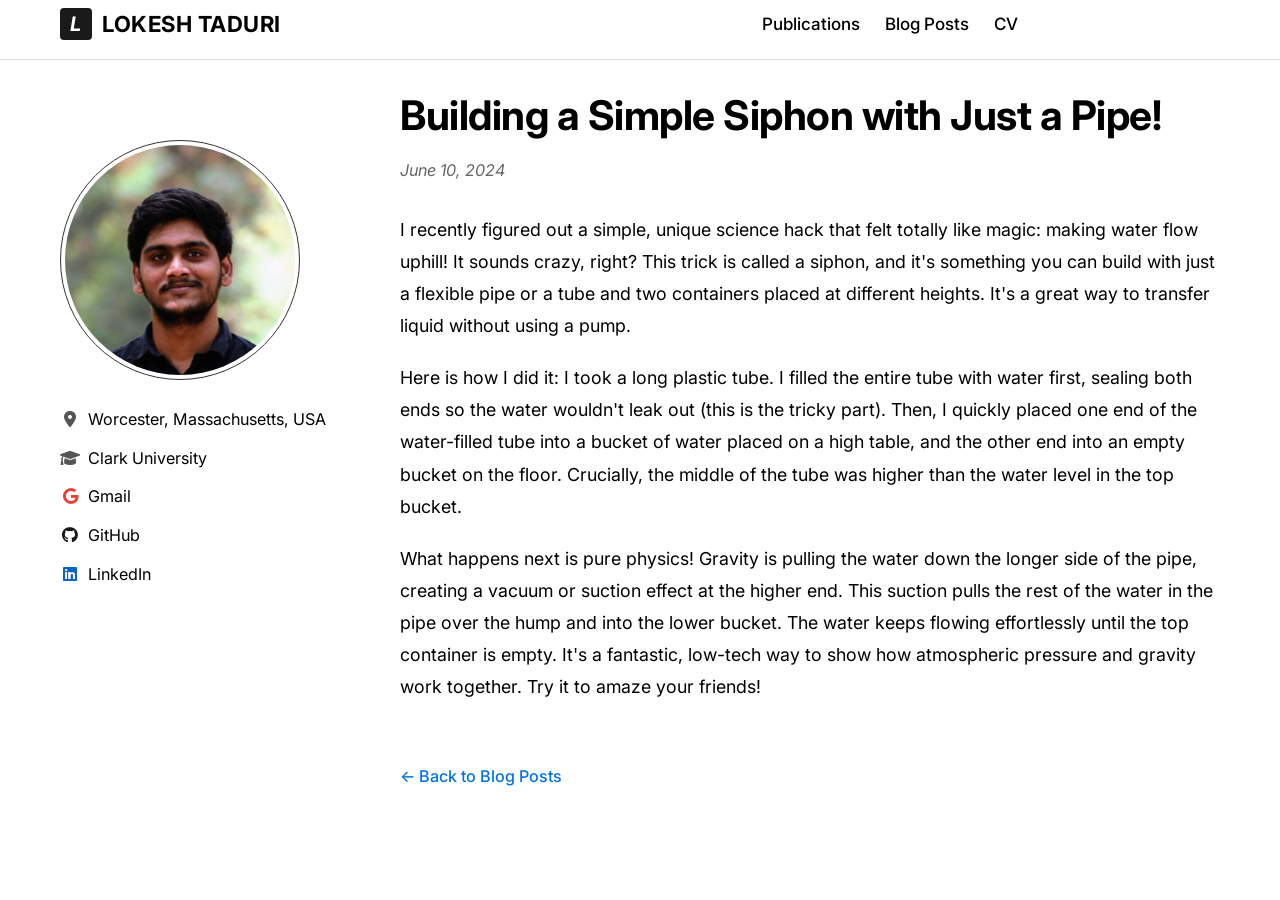
<file: blog-siphon.html>
<!DOCTYPE html>
<html lang="en">
<head>
    <meta charset="UTF-8">
    <meta name="viewport" content="width=device-width, initial-scale=1.0">
    <title>Blog Siphon | Lokesh Taduri</title>
    
    <!-- Add this favicon code -->
    <link rel="icon" href="data:image/svg+xml,<svg xmlns='http://www.w3.org/2000/svg' viewBox='0 0 100 100'><rect width='100' height='100' rx='8' fill='%231a1a1a'/><text x='50' y='70' font-size='70' font-weight='bold' font-style='italic' fill='white' text-anchor='middle' font-family='Inter, sans-serif'>L</text></svg>">
    
    <link href="https://fonts.googleapis.com/css2?family=Inter:wght@300;400;500;600;700&family=Crimson+Pro:wght@400;600&display=swap" rel="stylesheet">
    
    <link rel="stylesheet" href="https://cdnjs.cloudflare.com/ajax/libs/font-awesome/6.0.0/css/all.min.css">
    
    <style>
        /* --- General Setup & Reset --- */
        :root {
            --text-color-dark: #000; 
            --text-color-light: #666; 
            --link-color: #0073e6;
            --border-color: #ddd;
            --background-color: #fff;
            --page-width: 1200px;
            --hover-underline-color: #e0e0e0; 
            
            /* --- Brand Colors --- */
            --linkedin-blue: #0A66C2;
            --github-black: #181717;
            --google-scholar-orange: #f9ab00;
            --gmail-red: #EA4335;
            --location-color: #555;
            
            /* Header height */
            --header-height: 60px; 
            --sidebar-width: 340px; 
        }

        * {
            box-sizing: border-box;
        }

        body {
            font-family: 'Inter', -apple-system, BlinkMacSystemFont, "Segoe UI", sans-serif;
            margin: 0;
            padding: 0;
            background-color: var(--background-color);
            color: var(--text-color-dark);
            line-height: 1.65; 
            font-size: 17px;
            overflow-x: hidden; 
        }

        a {
            color: var(--link-color);
            text-decoration: none;
            transition: color 0.3s ease;
        }

        a:hover {
            text-decoration: none;
        }
        .logo {
    display: flex;
    align-items: center;
    gap: 10px;
    font-size: 1.3em;
    font-weight: 700;
    text-transform: uppercase;
    color: var(--text-color-dark);
    letter-spacing: 0.5px;
    position: absolute;
    left: 20px;
}

.logo-icon {
    width: 32px;
    height: 32px;
    background-color: #1a1a1a;
    color: #fff;
    display: flex;
    align-items: center;
    justify-content: center;
    border-radius: 4px;
    font-style: italic;
    font-weight: 700;
    font-size: 20px;
}
        /* --- Fixed Header/Navigation --- */
        .header-wrapper {
            position: fixed; 
            top: 0;
            left: 0;
            width: 100%;
            height: var(--header-height);
            background-color: var(--background-color);
            border-bottom: 1px solid var(--border-color);
            z-index: 1000; 
        }
        
        .top-header {
            padding: 10px 20px;
            display: flex;
            justify-content: center;
            align-items: center; 
            max-width: var(--page-width);
            margin: 0 auto;
            position: relative;
        }

        .site-title {
            font-family: 'Inter', -apple-system, BlinkMacSystemFont, "Segoe UI", sans-serif;
            font-size: 1.3em;
            font-weight: 700;
            text-transform: uppercase;
            color: var(--text-color-dark);
            letter-spacing: 0.5px;
            position: absolute;
            left: 20px;
        }

        .site-title a {
            color: var(--text-color-dark);
        }

        .main-nav {
            display: flex;
            align-items: center;
            flex-wrap: wrap;
            gap: 25px;
            margin-left: 500px;
        }
        
        .main-nav a {
            font-family: 'Inter', -apple-system, BlinkMacSystemFont, "Segoe UI", sans-serif;
            font-weight: 500;
            font-size: 1em; 
            position: relative; 
            padding-bottom: 0; 
            color: var(--text-color-dark); 
            transition: color 0.3s ease;
        }
        
        .main-nav a:hover {
            color: var(--link-color); 
        }

        .main-nav a::after {
            content: '';
            position: absolute;
            bottom: -5px; 
            left: 50%;
            transform: translateX(-50%);
            width: 0; 
            height: 3px; 
            background-color: var(--hover-underline-color); 
            transition: width 0.3s ease;
        }

        .main-nav a:hover::after {
            width: 100%; 
        }

        /* --- Main Layout --- */
        .content-wrapper {
            max-width: var(--page-width);
            margin: 0 auto;
            padding: 20px 20px 40px 20px;
            display: flex;
            gap: 40px;
            padding-top: calc(var(--header-height) + 30px); 
            position: relative;
        }

        .sidebar {
            position: fixed;
            top: var(--header-height);
            left: calc(50% - (var(--page-width) / 2) + 20px); 
            width: 300px;
            height: calc(100vh - var(--header-height)); 
            flex-shrink: 0;
            padding-right: 20px;
            overflow-y: hidden; 
        }
        
        .main-content {
            margin-left: var(--sidebar-width); 
            flex-grow: 1;
            padding-bottom: 40px;
            overflow-y: auto; 
        }
        
        /* --- Sidebar Profile Card --- */
        .profile-card {
            margin-top: 80px; 
            margin-bottom: 30px;
            position: relative; 
        }

        .profile-pic-container {
            width: 240px; 
            height: 240px;
            background-color: #fff; 
            border-radius: 50%;
            margin: 0 0 20px 0; 
            overflow: hidden;
            border: 1px solid #333;
            padding: 4px;
        }
        
        .profile-pic-container img {
            width: 100%;
            height: 100%;
            object-fit: cover; 
            border-radius: 50%;
        }

        .sidebar-links {
            list-style: none;
            padding: 0;
            margin: 0;
            font-size: 0.95em;
        }

        .sidebar-links li {
            padding: 6px 0;
            display: flex;
            align-items: baseline;
            color: var(--text-color-dark);
            transition: transform 0.2s ease;
        }

        .sidebar-links li:hover {
            transform: translateX(5px);
        }
        
        .sidebar-links i {
            width: 20px;
            text-align: center;
            margin-right: 8px;
        }

        .fa-map-marker-alt, .fa-graduation-cap, .fa-file-alt {
            color: var(--location-color) !important;
        }
        .fa-google {
            color: var(--gmail-red) !important;
        }
        .fa-google.scholar { 
            color: var(--google-scholar-orange) !important;
        }
        .fa-github {
            color: var(--github-black) !important;
        }
        .fa-linkedin {
            color: var(--linkedin-blue) !important;
        }
        
        .sidebar-links a {
            color: var(--text-color-dark);
            transition: color 0.3s ease;
        }

        .sidebar-links a:hover {
            color: var(--link-color);
        }

        /* --- Blog Post Styles --- */
        .blog-post-header {
            margin-bottom: 30px;
        }

        .blog-post-title {
            font-family: 'Inter', -apple-system, BlinkMacSystemFont, "Segoe UI", sans-serif;
            font-size: 2.4em;
            font-weight: 700;
            margin: 0 0 15px 0;
            line-height: 1.25;
            letter-spacing: -0.5px;
        }

        .blog-post-date {
            font-family: 'Inter', -apple-system, BlinkMacSystemFont, "Segoe UI", sans-serif;
            font-size: 0.95em;
            color: var(--text-color-light);
            font-style: italic;
        }

        .blog-post-content {
            font-family: 'Inter', -apple-system, BlinkMacSystemFont, "Segoe UI", sans-serif;
            font-size: 1.05em;
            line-height: 1.8;
            color: var(--text-color-dark);
        }

        .blog-post-content p {
            margin-bottom: 20px;
        }

        .back-link {
            display: inline-block;
            margin-top: 40px;
            font-family: 'Inter', -apple-system, BlinkMacSystemFont, "Segoe UI", sans-serif;
            font-size: 0.95em;
            color: var(--link-color);
            font-weight: 500;
        }

        .back-link:hover {
            opacity: 0.7;
        }

        /* --- Responsive Design --- */
        
        @media (max-width: 1024px) {
            .sidebar {
                width: 250px;
            }
            
            .profile-pic-container {
                width: 200px;
                height: 200px;
            }
            
            .content-wrapper {
                gap: 30px;
            }
            
            .main-nav {
                gap: 15px;
                margin-left: 220px;
            }
            
            .main-nav a {
                font-size: 0.9em;
            }
        }

        @media (max-width: 768px) {
            body {
                overflow-x: hidden;
                font-size: 16px;
            }

            .header-wrapper {
                position: static;
                height: auto;
            }
            .sidebar {
                position: static;
                margin-left: 0;
                left: auto;
                width: 100%; 
                height: auto;
                padding-right: 0;
                border-bottom: 1px solid var(--border-color);
                padding-bottom: 20px;
            }
            .main-content {
                margin-left: 0; 
                padding: 20px 15px 40px;
            }

            .content-wrapper {
                flex-direction: column;
                gap: 20px;
                padding: 20px 15px 40px;
            }

            .top-header {
                flex-direction: column; 
                gap: 15px;
                padding: 15px 20px;
                justify-content: center;
            }
            .site-title {
                position: static; 
                margin-right: 0; 
                text-align: center;
                font-size: 1.2em;
            }
            .main-nav {
                justify-content: center; 
                flex-wrap: wrap;
                margin-left: 0;
                gap: 10px;
            }
            .main-nav a {
                margin: 0 8px;
                font-size: 0.9em;
            }

            .profile-card {
                display: flex;
                flex-direction: column;
                align-items: center;
                margin-top: 20px;
            }
            .profile-pic-container {
                width: 180px;
                height: 180px;
                margin: 0 auto 15px auto;
            }
            .sidebar-links {
                display: flex;
                flex-wrap: wrap;
                justify-content: center;
                gap: 12px 20px;
                font-size: 0.9em;
                margin-top: 15px;
            }
            .sidebar-links li {
                padding: 0;
            }
            .sidebar-links li:hover {
                transform: none;
            }
            .main-nav a::after {
                display: none;
            }
            
            .blog-post-title {
                font-size: 1.8em;
            }
        }

        @media (max-width: 480px) {
            body {
                font-size: 15px;
            }
            
            .profile-pic-container {
                width: 150px;
                height: 150px;
            }
            
            .site-title {
                font-size: 1.1em;
            }
            
            .main-nav {
                gap: 8px;
            }
            
            .main-nav a {
                margin: 0 5px;
                font-size: 0.85em;
            }
            
            .blog-post-title {
                font-size: 1.6em;
            }
            
            .sidebar-links {
                font-size: 0.85em;
            }
        }
    </style>
</head>
<body>

    <div class="header-wrapper">
        <header class="top-header">
            <a href="index.html" class="logo">
    <div class="logo-icon">L</div>
    <span>Lokesh Taduri</span>
</a>
            
            <nav class="main-nav">
                <a href="publications.html">Publications</a>
                <a href="blogs.html">Blog Posts</a>
                <a href="docs/lokesh-resume.pdf" target="_blank">CV</a>
            </nav>
        </header>
    </div>

    <div class="content-wrapper">
        
        <aside class="sidebar">
            <div class="profile-card">
                
                <div class="profile-pic-container">
                    <img src="images/profile.jpg" alt="Lokesh Taduri Profile Picture" onerror="this.src='https://via.placeholder.com/240/0073e6/ffffff?text=LT'">
                </div>
                <ul class="sidebar-links">
                    <li><i class="fas fa-map-marker-alt"></i> Worcester, Massachusetts, USA</li>
                    <li><i class="fas fa-graduation-cap"></i> Clark University</li>
                    <li><i class="fab fa-google"></i> <a href="mailto:Lokeshthaduri1@gmail.com">Gmail</a></li>
                    <li><i class="fab fa-github"></i> <a href="https://github.com/LokeshTaduri1">GitHub</a></li>
                    <li><i class="fab fa-linkedin"></i> <a href="https://www.linkedin.com/in/lokesh-taduri/">LinkedIn</a></li>
                </ul>
            </div>
        </aside>

        <main class="main-content">
            
            <article>
                <div class="blog-post-header">
                    <h1 class="blog-post-title">Building a Simple Siphon with Just a Pipe!</h1>
                    <p class="blog-post-date">June 10, 2024</p>
                </div>

                <div class="blog-post-content">
                    <p>I recently figured out a simple, unique science hack that felt totally like magic: making water flow uphill! It sounds crazy, right? This trick is called a siphon, and it's something you can build with just a flexible pipe or a tube and two containers placed at different heights. It's a great way to transfer liquid without using a pump.</p>

                    <p>Here is how I did it: I took a long plastic tube. I filled the entire tube with water first, sealing both ends so the water wouldn't leak out (this is the tricky part). Then, I quickly placed one end of the water-filled tube into a bucket of water placed on a high table, and the other end into an empty bucket on the floor. Crucially, the middle of the tube was higher than the water level in the top bucket.</p>

                    <p>What happens next is pure physics! Gravity is pulling the water down the longer side of the pipe, creating a vacuum or suction effect at the higher end. This suction pulls the rest of the water in the pipe over the hump and into the lower bucket. The water keeps flowing effortlessly until the top container is empty. It's a fantastic, low-tech way to show how atmospheric pressure and gravity work together. Try it to amaze your friends!</p>
                </div>

                <a href="blogs.html" class="back-link">← Back to Blog Posts</a>
            </article>

        </main>
    </div>
</body>
</html>
</file>
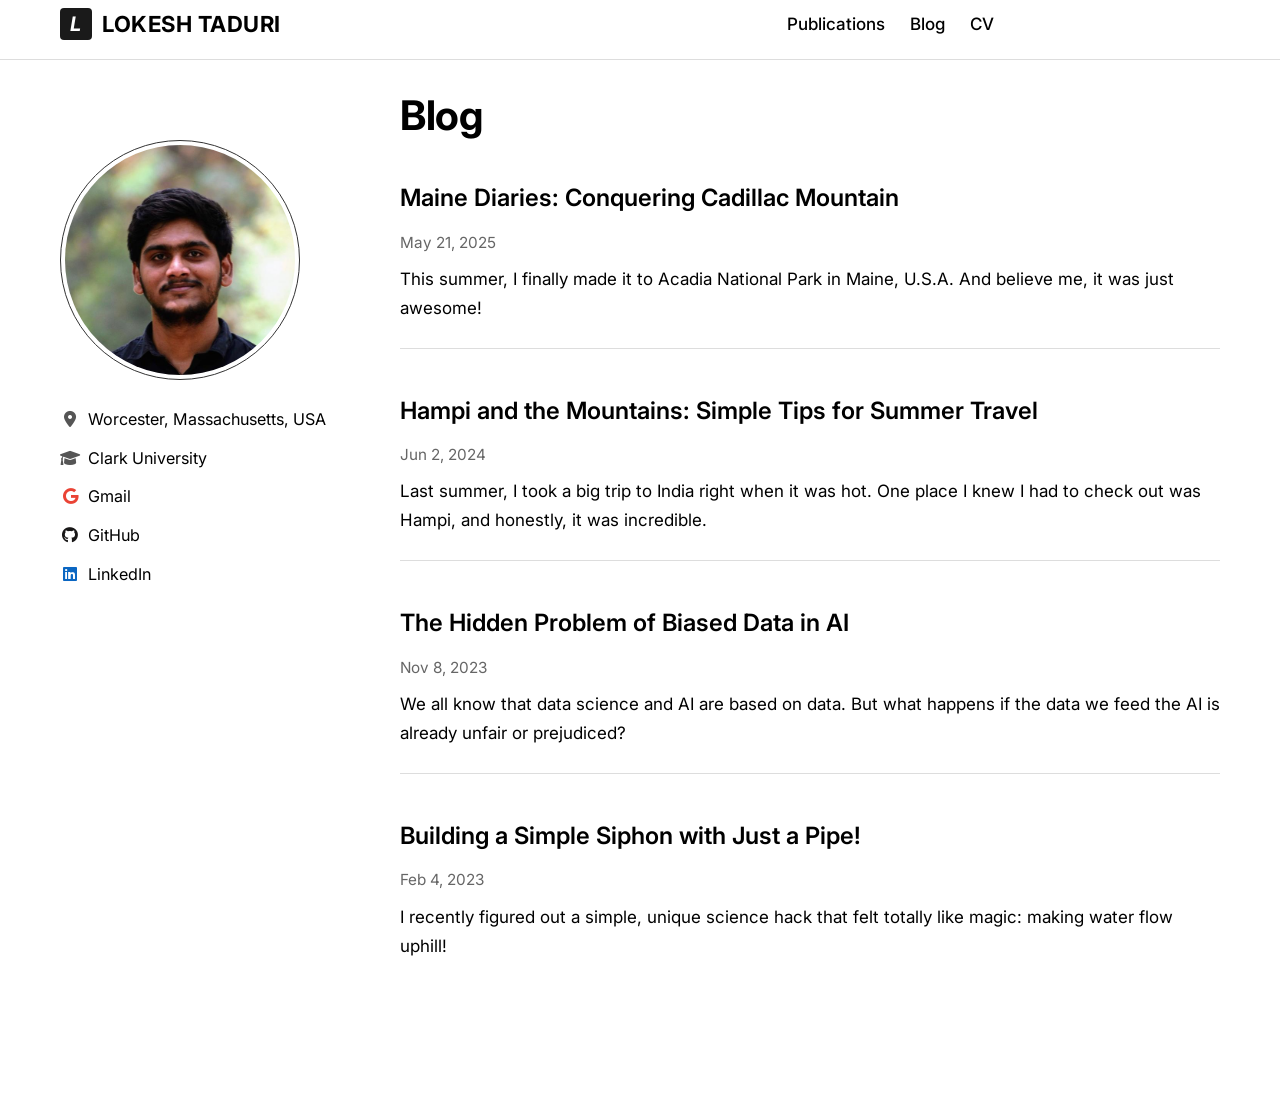
<file: blogs.html>
<!DOCTYPE html>
<html lang="en">
<head>
    <meta charset="UTF-8">
    <meta name="viewport" content="width=device-width, initial-scale=1.0">
    <title>Blog | Lokesh Taduri</title>
    
    <!-- Add this favicon code -->
    <link rel="icon" href="data:image/svg+xml,<svg xmlns='http://www.w3.org/2000/svg' viewBox='0 0 100 100'><rect width='100' height='100' rx='8' fill='%231a1a1a'/><text x='50' y='70' font-size='70' font-weight='bold' font-style='italic' fill='white' text-anchor='middle' font-family='Inter, sans-serif'>L</text></svg>">
    
    <link href="https://fonts.googleapis.com/css2?family=Inter:wght@300;400;500;600;700&family=Crimson+Pro:wght@400;600&display=swap" rel="stylesheet">
    
    <link rel="stylesheet" href="https://cdnjs.cloudflare.com/ajax/libs/font-awesome/6.0.0/css/all.min.css">
    
    <style>
        /* --- General Setup & Reset --- */
        :root {
            --text-color-dark: #000; 
            --text-color-light: #666; 
            --link-color: #0073e6;
            --border-color: #ddd;
            --background-color: #fff;
            --page-width: 1200px;
            --hover-underline-color: #e0e0e0; 
            
            /* --- Brand Colors --- */
            --linkedin-blue: #0A66C2;
            --github-black: #181717;
            --google-scholar-orange: #f9ab00;
            --gmail-red: #EA4335;
            --location-color: #555;
            --orcid-green: #A6CE39;
            
            /* Header height */
            --header-height: 60px; 
            --sidebar-width: 340px; 

            /* Profile Alignment Variables */
            --title-center-target: 130px; 
        }

        * {
            box-sizing: border-box;
        }

        body {
            font-family: 'Inter', -apple-system, BlinkMacSystemFont, "Segoe UI", sans-serif;
            margin: 0;
            padding: 0;
            background-color: var(--background-color);
            color: var(--text-color-dark);
            line-height: 1.65; 
            font-size: 17px;
            overflow-x: hidden; 
        }

        a {
            color: var(--link-color);
            text-decoration: none;
            transition: color 0.3s ease;
        }

        a:hover {
            text-decoration: none;
        }
        .logo {
    display: flex;
    align-items: center;
    gap: 10px;
    font-size: 1.3em;
    font-weight: 700;
    text-transform: uppercase;
    color: var(--text-color-dark);
    letter-spacing: 0.5px;
    position: absolute;
    left: 20px;
}

.logo-icon {
    width: 32px;
    height: 32px;
    background-color: #1a1a1a;
    color: #fff;
    display: flex;
    align-items: center;
    justify-content: center;
    border-radius: 4px;
    font-style: italic;
    font-weight: 700;
    font-size: 20px;
}
        /* --- Fixed Header/Navigation --- */
        .header-wrapper {
            position: fixed; 
            top: 0;
            left: 0;
            width: 100%;
            height: var(--header-height);
            background-color: var(--background-color);
            border-bottom: 1px solid var(--border-color);
            z-index: 1000; 
        }
        
        .top-header {
            padding: 10px 20px;
            display: flex;
            justify-content: center;
            align-items: center; 
            max-width: var(--page-width);
            margin: 0 auto;
            position: relative;
        }

        .site-title {
            font-family: 'Inter', -apple-system, BlinkMacSystemFont, "Segoe UI", sans-serif;
            font-size: 1.3em;
            font-weight: 700;
            text-transform: uppercase;
            color: var(--text-color-dark);
            letter-spacing: 0.5px;
            position: absolute;
            left: 20px;
        }

        .site-title a {
            color: var(--text-color-dark);
        }

        .main-nav {
            display: flex;
            align-items: center;
            flex-wrap: wrap;
            gap: 25px;
            margin-left: 500px;
        }
        
        .main-nav a {
            font-family: 'Inter', -apple-system, BlinkMacSystemFont, "Segoe UI", sans-serif;
            font-weight: 500;
            font-size: 1em; 
            position: relative; 
            padding-bottom: 0; 
            color: var(--text-color-dark); 
            transition: color 0.3s ease;
        }
        
        .main-nav a:hover {
            color: var(--link-color); 
        }

        .main-nav a::after {
            content: '';
            position: absolute;
            bottom: -5px; 
            left: 50%;
            transform: translateX(-50%);
            width: 0; 
            height: 3px; 
            background-color: var(--hover-underline-color); 
            transition: width 0.3s ease;
        }

        .main-nav a:hover::after {
            width: 100%; 
        }

        /* --- Main Layout --- */
        .content-wrapper {
            max-width: var(--page-width);
            margin: 0 auto;
            padding: 20px 20px 40px 20px;
            display: flex;
            gap: 40px;
            padding-top: calc(var(--header-height) + 30px); 
            position: relative;
        }

        .sidebar {
            position: fixed;
            top: var(--header-height);
            left: calc(50% - (var(--page-width) / 2) + 20px); 
            width: 300px;
            height: calc(100vh - var(--header-height)); 
            flex-shrink: 0;
            padding-right: 20px;
            overflow-y: hidden; 
        }
        
        .main-content {
            margin-left: var(--sidebar-width); 
            flex-grow: 1;
            padding-bottom: 40px;
            overflow-y: auto; 
        }
        
        /* --- Sidebar Profile Card --- */
        .profile-card {
            margin-top: 80px; 
            margin-bottom: 30px;
            position: relative; 
        }

        .profile-name {
            font-family: 'Inter', -apple-system, BlinkMacSystemFont, "Segoe UI", sans-serif;
            font-size: 1.35em; 
            font-weight: 600;
            margin-bottom: 8px;
            text-align: left;
            padding-left: 5px; 
            color: var(--text-color-dark);
            letter-spacing: -0.3px;
        }

        .profile-pic-container {
            width: 240px; 
            height: 240px;
            background-color: #fff; 
            border-radius: 50%;
            margin: 0 0 20px 0; 
            overflow: hidden;
            border: 1px solid #333;
            padding: 4px;
        }
        
        .profile-pic-container img {
            width: 100%;
            height: 100%;
            object-fit: cover; 
            border-radius: 50%;
        }

        .profile-bio {
            font-family: 'Inter', -apple-system, BlinkMacSystemFont, "Segoe UI", sans-serif;
            font-size: 0.95em;
            color: var(--text-color-dark); 
            margin-bottom: 25px;
            text-align: left;
            padding-left: 5px;
            line-height: 1.6;
        }

        .sidebar-links {
            list-style: none;
            padding: 0;
            margin: 0;
            font-size: 0.95em;
        }

        .sidebar-links li {
            padding: 6px 0;
            display: flex;
            align-items: baseline;
            color: var(--text-color-dark);
            transition: transform 0.2s ease;
        }

        .sidebar-links li:hover {
            transform: translateX(5px);
        }
        
        .sidebar-links i {
            width: 20px;
            text-align: center;
            margin-right: 8px;
        }

        .fa-map-marker-alt, .fa-graduation-cap, .fa-file-alt {
            color: var(--location-color) !important;
        }
        .fa-google {
            color: var(--gmail-red) !important;
        }
        .fa-google.scholar { 
            color: var(--google-scholar-orange) !important;
        }
        .fa-github {
            color: var(--github-black) !important;
        }
        .fa-linkedin {
            color: var(--linkedin-blue) !important;
        }
        
        .sidebar-links a {
            color: var(--text-color-dark);
            transition: color 0.3s ease;
        }

        .sidebar-links a:hover {
            color: var(--link-color);
        }

        /* --- Blog Specific Styles --- */
        .blog-section {
            padding: 0;
        }

        .blog-section h1 {
            font-family: 'Inter', -apple-system, BlinkMacSystemFont, "Segoe UI", sans-serif;
            font-size: 2.4em;
            font-weight: 700;
            margin-top: 0;
            margin-bottom: 40px;
            line-height: 1.25;
            letter-spacing: -0.5px;
        }

        .blog-post {
            margin-bottom: 45px;
            padding-bottom: 25px;
            border-bottom: 1px solid var(--border-color);
        }

        .blog-post:last-child {
            border-bottom: none;
        }

        .blog-post-title {
            font-family: 'Inter', -apple-system, BlinkMacSystemFont, "Segoe UI", sans-serif;
            font-size: 1.4em;
            font-weight: 600;
            color: var(--text-color-dark);
            margin: 0 0 8px 0;
            line-height: 1.4;
        }

        .blog-post-title a {
            color: var(--text-color-dark);
            transition: color 0.3s ease;
        }

        .blog-post-title a:hover {
            color: var(--link-color);
        }

        .blog-post-meta {
            font-family: 'Inter', -apple-system, BlinkMacSystemFont, "Segoe UI", sans-serif;
            font-size: 0.9em;
            color: var(--text-color-light);
            margin-bottom: 10px;
        }

        .blog-post-excerpt {
            font-family: 'Inter', -apple-system, BlinkMacSystemFont, "Segoe UI", sans-serif;
            font-size: 1em;
            line-height: 1.7;
            color: var(--text-color-dark);
            margin: 0;
        }

        /* --- Responsive Design --- */
        
        @media (max-width: 1024px) {
            .sidebar {
                width: 250px;
            }
            
            .profile-pic-container {
                width: 200px;
                height: 200px;
            }
            
            .content-wrapper {
                gap: 30px;
            }
            
            .main-nav {
                gap: 15px;
                margin-left: 220px;
            }
            
            .main-nav a {
                font-size: 0.9em;
            }
        }

        @media (max-width: 768px) {
            body {
                overflow-x: hidden;
                font-size: 16px;
            }

            .header-wrapper {
                position: static;
                height: auto;
            }
            .sidebar {
                position: static;
                margin-left: 0;
                left: auto;
                width: 100%; 
                height: auto;
                padding-right: 0;
                border-bottom: 1px solid var(--border-color);
                padding-bottom: 20px;
            }
            .main-content {
                margin-left: 0; 
                padding: 20px 15px 40px;
            }

            .content-wrapper {
                flex-direction: column;
                gap: 20px;
                padding: 20px 15px 40px;
            }

            .top-header {
                flex-direction: column; 
                gap: 15px;
                padding: 15px 20px;
                justify-content: center;
            }
            .site-title {
                position: static; 
                margin-right: 0; 
                text-align: center;
                font-size: 1.2em;
            }
            .main-nav {
                justify-content: center; 
                flex-wrap: wrap;
                margin-left: 0;
                gap: 10px;
            }
            .main-nav a {
                margin: 0 8px;
                font-size: 0.9em;
            }

            .profile-card {
                display: flex;
                flex-direction: column;
                align-items: center;
                margin-top: 20px;
            }
            .profile-pic-container {
                width: 180px;
                height: 180px;
                margin: 0 auto 15px auto;
            }
            .profile-name {
                text-align: center;
                padding-left: 0;
                font-size: 1.4em;
            }
            .profile-bio {
                text-align: center;
                padding-left: 0;
            }
            .sidebar-links {
                display: flex;
                flex-wrap: wrap;
                justify-content: center;
                gap: 12px 20px;
                font-size: 0.9em;
                margin-top: 15px;
            }
            .sidebar-links li {
                padding: 0;
            }
            .sidebar-links li:hover {
                transform: none;
            }
            .main-nav a::after {
                display: none;
            }
            
            .blog-section h1 {
                font-size: 1.8em;
            }
            
            .blog-post-title {
                font-size: 1.2em;
            }
        }

        @media (max-width: 480px) {
            body {
                font-size: 15px;
            }
            
            .profile-pic-container {
                width: 150px;
                height: 150px;
            }
            
            .site-title {
                font-size: 1.1em;
            }
            
            .main-nav {
                gap: 8px;
            }
            
            .main-nav a {
                margin: 0 5px;
                font-size: 0.85em;
            }
            
            .blog-section h1 {
                font-size: 1.6em;
            }
            
            .blog-post-title {
                font-size: 1.1em;
            }
            
            .sidebar-links {
                font-size: 0.85em;
            }
        }
    </style>
</head>
<body>

    <div class="header-wrapper">
        <header class="top-header">
            <a href="index.html" class="logo">
    <div class="logo-icon">L</div>
    <span>Lokesh Taduri</span>
</a>
            
            <nav class="main-nav">
                <a href="publications.html">Publications</a>
                <a href="blogs.html">Blog</a>
                <a href="docs/lokesh-resume.pdf" target="_blank">CV</a>
            </nav>
        </header>
    </div>

    <div class="content-wrapper">
        
        <aside class="sidebar">
            <div class="profile-card">
                
                <div class="profile-pic-container">
                    <img src="images/profile.jpg" alt="Lokesh Taduri Profile Picture" onerror="this.src='https://via.placeholder.com/240/0073e6/ffffff?text=LT'">
                </div>
                <ul class="sidebar-links">
                    <li><i class="fas fa-map-marker-alt"></i> Worcester, Massachusetts, USA</li>
                    <li><i class="fas fa-graduation-cap"></i> Clark University</li>
                    <li><i class="fab fa-google"></i> <a href="mailto:Lokeshthaduri1@gmail.com">Gmail</a></li>
                    <li><i class="fab fa-github"></i> <a href="https://github.com/LokeshTaduri1">GitHub</a></li>
                    <li><i class="fab fa-linkedin"></i> <a href="https://www.linkedin.com/in/lokesh-taduri/">LinkedIn</a></li>
                </ul>
            </div>
        </aside>

        <main class="main-content">
            
            <section class="blog-section">
                <h1>Blog</h1>

                <!-- Blog Post 1 -->
                <article class="blog-post">
                    <h2 class="blog-post-title">
                        <a href="blog-acadia.html">Maine Diaries: Conquering Cadillac Mountain</a>
                    </h2>
                    <p class="blog-post-meta">May 21, 2025</p>
                    <p class="blog-post-excerpt">This summer, I finally made it to Acadia National Park in Maine, U.S.A. And believe me, it was just awesome!</p>
                </article>
                
                <!-- Blog Post 2 -->
                <article class="blog-post">
                    <h2 class="blog-post-title">
                        <a href="blog-india.html">Hampi and the Mountains: Simple Tips for Summer Travel</a>
                    </h2>
                    <p class="blog-post-meta">Jun 2, 2024</p>
                    <p class="blog-post-excerpt">Last summer, I took a big trip to India right when it was hot. One place I knew I had to check out was Hampi, and honestly, it was incredible.</p>
                </article>

                <!-- Blog Post 3 -->
                <article class="blog-post">
                    <h2 class="blog-post-title">
                        <a href="blog-bias.html">The Hidden Problem of Biased Data in AI</a>
                    </h2>
                    <p class="blog-post-meta">Nov 8, 2023</p>
                    <p class="blog-post-excerpt">We all know that data science and AI are based on data. But what happens if the data we feed the AI is already unfair or prejudiced?</p>
                </article>

                <!-- Blog Post 4 -->
                <article class="blog-post">
                    <h2 class="blog-post-title">
                        <a href="blog-siphon.html">Building a Simple Siphon with Just a Pipe!</a>
                    </h2>
                    <p class="blog-post-meta">Feb 4, 2023</p>
                    <p class="blog-post-excerpt">I recently figured out a simple, unique science hack that felt totally like magic: making water flow uphill!</p>
                </article>

                <!-- Add more blog posts here as needed -->
                
            </section>

        </main>
    </div>
</body>
</html>
</file>
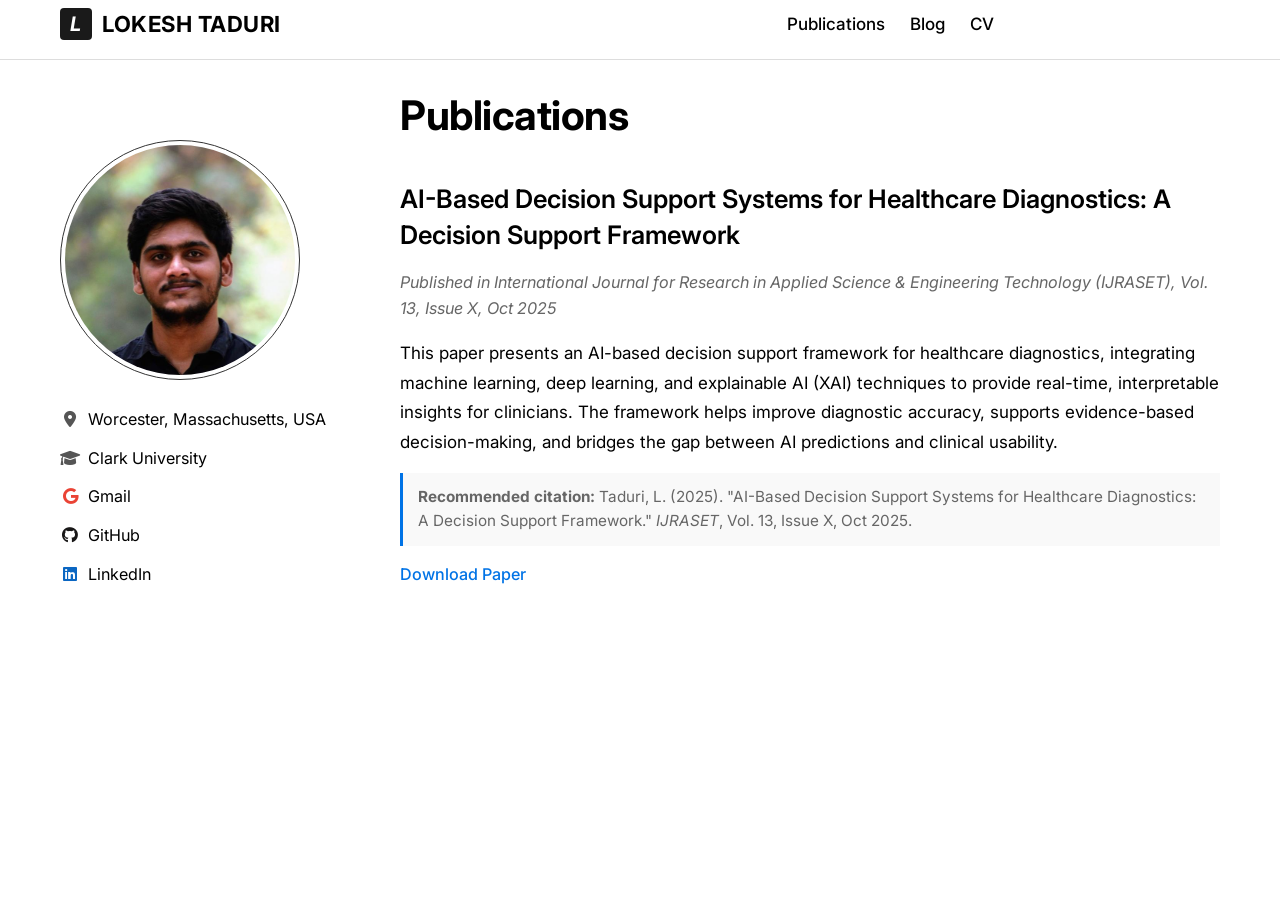
<file: publications.html>
<!DOCTYPE html>
<html lang="en">
<head>
    <meta charset="UTF-8">
    <meta name="viewport" content="width=device-width, initial-scale=1.0">
    <title>Publications | Lokesh Taduri</title>
    
    <!-- Add this favicon code -->
    <link rel="icon" href="data:image/svg+xml,<svg xmlns='http://www.w3.org/2000/svg' viewBox='0 0 100 100'><rect width='100' height='100' rx='8' fill='%231a1a1a'/><text x='50' y='70' font-size='70' font-weight='bold' font-style='italic' fill='white' text-anchor='middle' font-family='Inter, sans-serif'>L</text></svg>">
    
    <link href="https://fonts.googleapis.com/css2?family=Inter:wght@300;400;500;600;700&family=Crimson+Pro:wght@400;600&display=swap" rel="stylesheet">
    
    <link rel="stylesheet" href="https://cdnjs.cloudflare.com/ajax/libs/font-awesome/6.0.0/css/all.min.css">
    
    <style>
        /* --- General Setup & Reset --- */
        :root {
            --text-color-dark: #000; 
            --text-color-light: #666; 
            --link-color: #0073e6;
            --border-color: #ddd;
            --background-color: #fff;
            --page-width: 1200px;
            --hover-underline-color: #e0e0e0; 
            
            /* --- Brand Colors --- */
            --linkedin-blue: #0A66C2;
            --github-black: #181717;
            --google-scholar-orange: #f9ab00;
            --gmail-red: #EA4335;
            --location-color: #555;
            --orcid-green: #A6CE39;
            
            /* Header height */
            --header-height: 60px; 
            --sidebar-width: 340px; 

            /* Profile Alignment Variables */
            --title-center-target: 130px; 
        }

        * {
            box-sizing: border-box;
        }

        body {
            font-family: 'Inter', -apple-system, BlinkMacSystemFont, "Segoe UI", sans-serif;
            margin: 0;
            padding: 0;
            background-color: var(--background-color);
            color: var(--text-color-dark);
            line-height: 1.65; 
            font-size: 17px;
            overflow-x: hidden; 
        }

        a {
            color: var(--link-color);
            text-decoration: none;
            transition: color 0.3s ease;
        }

        a:hover {
            text-decoration: none;
        }
        .logo {
    display: flex;
    align-items: center;
    gap: 10px;
    font-size: 1.3em;
    font-weight: 700;
    text-transform: uppercase;
    color: var(--text-color-dark);
    letter-spacing: 0.5px;
    position: absolute;
    left: 20px;
}

.logo-icon {
    width: 32px;
    height: 32px;
    background-color: #1a1a1a;
    color: #fff;
    display: flex;
    align-items: center;
    justify-content: center;
    border-radius: 4px;
    font-style: italic;
    font-weight: 700;
    font-size: 20px;
}

        /* --- Fixed Header/Navigation --- */
        .header-wrapper {
            position: fixed; 
            top: 0;
            left: 0;
            width: 100%;
            height: var(--header-height);
            background-color: var(--background-color);
            border-bottom: 1px solid var(--border-color);
            z-index: 1000; 
        }
        
        .top-header {
            padding: 10px 20px;
            display: flex;
            justify-content: center;
            align-items: center; 
            max-width: var(--page-width);
            margin: 0 auto;
            position: relative;
        }

        .site-title {
            font-family: 'Inter', -apple-system, BlinkMacSystemFont, "Segoe UI", sans-serif;
            font-size: 1.3em;
            font-weight: 700;
            text-transform: uppercase;
            color: var(--text-color-dark);
            letter-spacing: 0.5px;
            position: absolute;
            left: 20px;
        }

        .site-title a {
            color: var(--text-color-dark);
        }

        .main-nav {
            display: flex;
            align-items: center;
            flex-wrap: wrap;
            gap: 25px;
            margin-left: 500px;
        }
        
        .main-nav a {
            font-family: 'Inter', -apple-system, BlinkMacSystemFont, "Segoe UI", sans-serif;
            font-weight: 500;
            font-size: 1em; 
            position: relative; 
            padding-bottom: 0; 
            color: var(--text-color-dark); 
            transition: color 0.3s ease;
        }
        
        .main-nav a:hover {
            color: var(--link-color); 
        }

        .main-nav a::after {
            content: '';
            position: absolute;
            bottom: -5px; 
            left: 50%;
            transform: translateX(-50%);
            width: 0; 
            height: 3px; 
            background-color: var(--hover-underline-color); 
            transition: width 0.3s ease;
        }

        .main-nav a:hover::after {
            width: 100%; 
        }

        /* --- Main Layout --- */
        .content-wrapper {
            max-width: var(--page-width);
            margin: 0 auto;
            padding: 20px 20px 40px 20px;
            display: flex;
            gap: 40px;
            padding-top: calc(var(--header-height) + 30px); 
            position: relative;
        }

        .sidebar {
            position: fixed;
            top: var(--header-height);
            left: calc(50% - (var(--page-width) / 2) + 20px); 
            width: 300px;
            height: calc(100vh - var(--header-height)); 
            flex-shrink: 0;
            padding-right: 20px;
            overflow-y: hidden; 
        }
        
        .main-content {
            margin-left: var(--sidebar-width); 
            flex-grow: 1;
            padding-bottom: 40px;
            overflow-y: auto; 
        }
        
        /* --- Sidebar Profile Card --- */
        .profile-card {
            margin-top: 80px; 
            margin-bottom: 30px;
            position: relative; 
        }

        .profile-name {
            font-family: 'Inter', -apple-system, BlinkMacSystemFont, "Segoe UI", sans-serif;
            font-size: 1.35em; 
            font-weight: 600;
            margin-bottom: 8px;
            text-align: left;
            padding-left: 5px; 
            color: var(--text-color-dark);
            letter-spacing: -0.3px;
        }

        .profile-pic-container {
            width: 240px; 
            height: 240px;
            background-color: #fff; 
            border-radius: 50%;
            margin: 0 0 20px 0; 
            overflow: hidden;
            border: 1px solid #333;
            padding: 4px;
        }
        
        .profile-pic-container img {
            width: 100%;
            height: 100%;
            object-fit: cover; 
            border-radius: 50%;
        }

        .profile-bio {
            font-family: 'Inter', -apple-system, BlinkMacSystemFont, "Segoe UI", sans-serif;
            font-size: 0.95em;
            color: var(--text-color-dark); 
            margin-bottom: 25px;
            text-align: left;
            padding-left: 5px;
            line-height: 1.6;
        }

        .sidebar-links {
            list-style: none;
            padding: 0;
            margin: 0;
            font-size: 0.95em;
        }

        .sidebar-links li {
            padding: 6px 0;
            display: flex;
            align-items: baseline;
            color: var(--text-color-dark);
            transition: transform 0.2s ease;
        }

        .sidebar-links li:hover {
            transform: translateX(5px);
        }
        
        .sidebar-links i {
            width: 20px;
            text-align: center;
            margin-right: 8px;
        }

        .fa-map-marker-alt, .fa-graduation-cap, .fa-file-alt {
            color: var(--location-color) !important;
        }
        .fa-google {
            color: var(--gmail-red) !important;
        }
        .fa-google.scholar { 
            color: var(--google-scholar-orange) !important;
        }
        .fa-github {
            color: var(--github-black) !important;
        }
        .fa-linkedin {
            color: var(--linkedin-blue) !important;
        }
        
        .sidebar-links a {
            color: var(--text-color-dark);
            transition: color 0.3s ease;
        }

        .sidebar-links a:hover {
            color: var(--link-color);
        }

        /* --- Publications Specific Styles --- */
        .publications-section {
            padding: 0;
        }

        .publications-section h1 {
            font-family: 'Inter', -apple-system, BlinkMacSystemFont, "Segoe UI", sans-serif;
            font-size: 2.4em;
            font-weight: 700;
            margin-top: 0;
            margin-bottom: 40px;
            line-height: 1.25;
            letter-spacing: -0.5px;
        }

        .publication-item {
            margin-bottom: 50px;
            padding-bottom: 30px;
            border-bottom: 1px solid var(--border-color);
        }

        .publication-item:last-child {
            border-bottom: none;
        }

        .publication-title {
            font-family: 'Inter', -apple-system, BlinkMacSystemFont, "Segoe UI", sans-serif;
            font-size: 1.5em;
            font-weight: 600;
            color: var(--text-color-dark);
            margin: 0 0 12px 0;
            line-height: 1.4;
        }

        .publication-meta {
            font-family: 'Inter', -apple-system, BlinkMacSystemFont, "Segoe UI", sans-serif;
            font-size: 0.95em;
            color: var(--text-color-light);
            margin-bottom: 15px;
            font-style: italic;
        }

        .publication-description {
            font-family: 'Inter', -apple-system, BlinkMacSystemFont, "Segoe UI", sans-serif;
            font-size: 1em;
            line-height: 1.75;
            color: var(--text-color-dark);
            margin-bottom: 15px;
        }

        .publication-citation {
            font-family: 'Inter', -apple-system, BlinkMacSystemFont, "Segoe UI", sans-serif;
            font-size: 0.9em;
            color: var(--text-color-light);
            background-color: #f9f9f9;
            padding: 12px 15px;
            border-left: 3px solid var(--link-color);
            margin: 15px 0;
            line-height: 1.6;
        }

        .publication-links {
            display: flex;
            gap: 15px;
            margin-top: 15px;
        }

        .publication-links a {
            font-family: 'Inter', -apple-system, BlinkMacSystemFont, "Segoe UI", sans-serif;
            font-size: 0.95em;
            color: var(--link-color);
            font-weight: 500;
            transition: opacity 0.3s ease;
        }

        .publication-links a:hover {
            opacity: 0.7;
        }

        .publication-links a::before {
            margin-right: 5px;
        }

        /* --- Responsive Design --- */
        
        @media (max-width: 1024px) {
            .sidebar {
                width: 250px;
            }
            
            .profile-pic-container {
                width: 200px;
                height: 200px;
            }
            
            .content-wrapper {
                gap: 30px;
            }
            
            .main-nav {
                gap: 15px;
                margin-left: 220px;
            }
            
            .main-nav a {
                font-size: 0.9em;
            }
        }

        @media (max-width: 768px) {
            body {
                overflow-x: hidden;
                font-size: 16px;
            }

            .header-wrapper {
                position: static;
                height: auto;
            }
            .sidebar {
                position: static;
                margin-left: 0;
                left: auto;
                width: 100%; 
                height: auto;
                padding-right: 0;
                border-bottom: 1px solid var(--border-color);
                padding-bottom: 20px;
            }
            .main-content {
                margin-left: 0; 
                padding: 20px 15px 40px;
            }

            .content-wrapper {
                flex-direction: column;
                gap: 20px;
                padding: 20px 15px 40px;
            }

            .top-header {
                flex-direction: column; 
                gap: 15px;
                padding: 15px 20px;
                justify-content: center;
            }
            .site-title {
                position: static; 
                margin-right: 0; 
                text-align: center;
                font-size: 1.2em;
            }
            .main-nav {
                justify-content: center; 
                flex-wrap: wrap;
                margin-left: 0;
                gap: 10px;
            }
            .main-nav a {
                margin: 0 8px;
                font-size: 0.9em;
            }

            .profile-card {
                display: flex;
                flex-direction: column;
                align-items: center;
                margin-top: 20px;
            }
            .profile-pic-container {
                width: 180px;
                height: 180px;
                margin: 0 auto 15px auto;
            }
            .profile-name {
                text-align: center;
                padding-left: 0;
                font-size: 1.4em;
            }
            .profile-bio {
                text-align: center;
                padding-left: 0;
            }
            .sidebar-links {
                display: flex;
                flex-wrap: wrap;
                justify-content: center;
                gap: 12px 20px;
                font-size: 0.9em;
                margin-top: 15px;
            }
            .sidebar-links li {
                padding: 0;
            }
            .sidebar-links li:hover {
                transform: none;
            }
            .main-nav a::after {
                display: none;
            }
            
            .publications-section h1 {
                font-size: 1.8em;
            }
            
            .publication-title {
                font-size: 1.3em;
            }
            
            .publication-links {
                flex-direction: column;
                gap: 10px;
            }
        }

        @media (max-width: 480px) {
            body {
                font-size: 15px;
            }
            
            .profile-pic-container {
                width: 150px;
                height: 150px;
            }
            
            .site-title {
                font-size: 1.1em;
            }
            
            .main-nav {
                gap: 8px;
            }
            
            .main-nav a {
                margin: 0 5px;
                font-size: 0.85em;
            }
            
            .publications-section h1 {
                font-size: 1.6em;
            }
            
            .publication-title {
                font-size: 1.2em;
            }
            
            .sidebar-links {
                font-size: 0.85em;
            }
        }
    </style>
</head>
<body>

    <div class="header-wrapper">
        <header class="top-header">
            <a href="index.html" class="logo">
    <div class="logo-icon">L</div>
    <span>Lokesh Taduri</span>
</a>
            
            <nav class="main-nav">
                <a href="publications.html">Publications</a>
                <a href="blogs.html">Blog</a>
                <a href="docs/lokesh-resume.pdf" target="_blank">CV</a>
            </nav>
        </header>
    </div>

    <div class="content-wrapper">
        
        <aside class="sidebar">
            <div class="profile-card">
                
                <div class="profile-pic-container">
                    <img src="images/profile.jpg" alt="Lokesh Taduri Profile Picture" onerror="this.src='https://via.placeholder.com/240/0073e6/ffffff?text=LT'">
                </div>
                <ul class="sidebar-links">
                    <li><i class="fas fa-map-marker-alt"></i> Worcester, Massachusetts, USA</li>
                    <li><i class="fas fa-graduation-cap"></i> Clark University</li>
                    <li><i class="fab fa-google"></i> <a href="mailto:Lokeshthaduri1@gmail.com">Gmail</a></li>
                    <li><i class="fab fa-github"></i> <a href="https://github.com/LokeshTaduri1">GitHub</a></li>
                    <li><i class="fab fa-linkedin"></i> <a href="https://www.linkedin.com/in/lokesh-taduri/">LinkedIn</a></li>
                </ul>
            </div>
        </aside>

        <main class="main-content">
            
            <section class="publications-section">
                <h1>Publications</h1>

                <!-- Publication Entry 1 -->
                <article class="publication-item">
                    <h3 class="publication-title">AI-Based Decision Support Systems for Healthcare Diagnostics: A Decision Support Framework</h3>
                    
                    <p class="publication-meta">Published in International Journal for Research in Applied Science & Engineering Technology (IJRASET), Vol. 13, Issue X, Oct 2025</p>
                    
                    <p class="publication-description">
                        This paper presents an AI-based decision support framework for healthcare diagnostics, integrating machine learning, deep learning, and explainable AI (XAI) techniques to provide real-time, interpretable insights for clinicians. The framework helps improve diagnostic accuracy, supports evidence-based decision-making, and bridges the gap between AI predictions and clinical usability.
                    </p>
                    
                    <div class="publication-citation">
                        <strong>Recommended citation:</strong> Taduri, L. (2025). "AI-Based Decision Support Systems for Healthcare Diagnostics: A Decision Support Framework." <em>IJRASET</em>, Vol. 13, Issue X, Oct 2025.
                    </div>
                    
                    <div class="publication-links">
                        <a href="docs/Research-Paper.pdf" target="_blank">Download Paper</a>
                    </div>
                </article>

                <!-- Add more publications here as needed -->
                
            </section>

        </main>
    </div>
</body>
</html>
</file>
